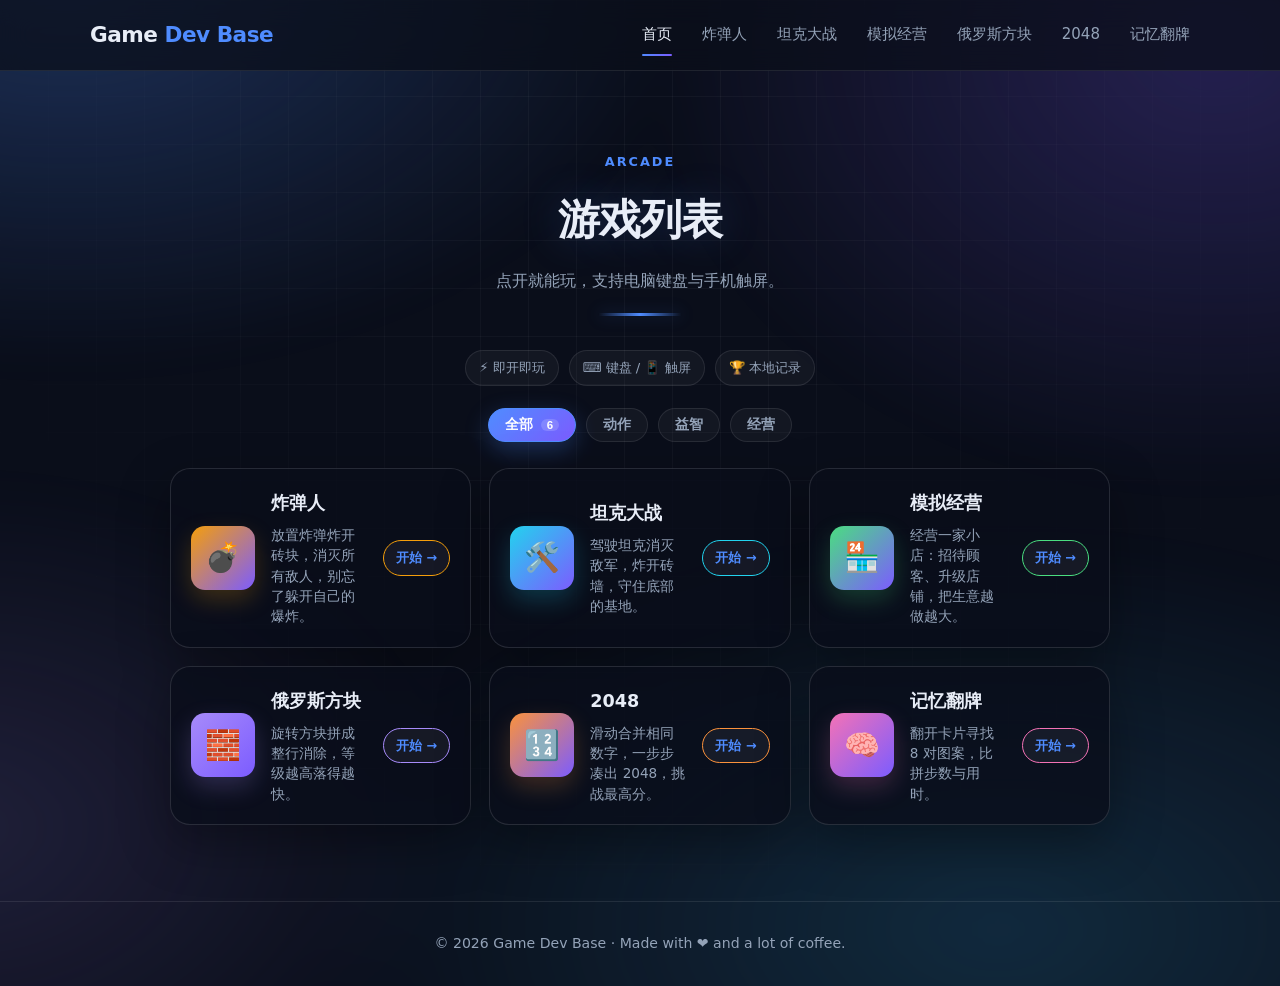
<file: index.html>
<!DOCTYPE html>
<html lang="zh-CN">
<head>
  <meta charset="UTF-8" />
  <meta name="viewport" content="width=device-width, initial-scale=1.0" />
  <title>游戏列表 · Game Dev Base</title>
  <meta name="description" content="炸弹人、坦克大战、模拟经营、俄罗斯方块、2048、记忆翻牌 —— 六款可以直接在浏览器里玩的小游戏。" />
  <meta name="theme-color" content="#0a0e1a" />
  <meta property="og:title" content="游戏列表 · Game Dev Base" />
  <meta property="og:description" content="几个可以直接在浏览器里玩的小游戏。" />
  <meta property="og:type" content="website" />
  <link rel="icon" href="data:image/svg+xml,%3Csvg xmlns='http://www.w3.org/2000/svg' viewBox='0 0 64 64'%3E%3Cdefs%3E%3ClinearGradient id='g' x1='0' y1='0' x2='1' y2='1'%3E%3Cstop stop-color='%234f8cff'/%3E%3Cstop offset='1' stop-color='%237c5cff'/%3E%3C/linearGradient%3E%3C/defs%3E%3Crect width='64' height='64' rx='16' fill='url(%23g)'/%3E%3Ctext x='32' y='43' font-family='Arial,sans-serif' font-size='30' font-weight='700' text-anchor='middle' fill='white'%3EGB%3C/text%3E%3C/svg%3E" />
  <link rel="stylesheet" href="style.css" />
</head>
<body>
  <div id="progress" aria-hidden="true"></div>

  <header>
    <div class="wrap">
      <nav aria-label="主导航">
        <a href="index.html" class="brand">Game<span> Dev Base</span></a>
        <button class="menu-btn" id="menuBtn" aria-label="展开菜单" aria-expanded="false">☰</button>
        <div class="nav-links" id="navLinks">
          <a href="index.html">首页</a>
          <a href="bomber.html">炸弹人</a>
          <a href="tank.html">坦克大战</a>
          <a href="sim.html">模拟经营</a>
          <a href="tetris.html">俄罗斯方块</a>
          <a href="g2048.html">2048</a>
          <a href="memory.html">记忆翻牌</a>
        </div>
      </nav>
    </div>
  </header>

  <main id="top">
    <section id="home" class="home">
      <div class="wrap">
        <div class="section-head reveal">
          <span class="eyebrow">Arcade</span>
          <h2>游戏列表</h2>
          <p class="section-sub">点开就能玩，支持电脑键盘与手机触屏。</p>
        </div>

        <div class="home-highlights reveal" aria-label="站点特色">
          <span>⚡ 即开即玩</span>
          <span>⌨️ 键盘 / 📱 触屏</span>
          <span>🏆 本地记录</span>
          <a id="resumeLink" class="resume-link" href="#" hidden>继续上次 →</a>
        </div>

        <div class="game-filters reveal" role="group" aria-label="按类型筛选游戏">
          <button type="button" class="active" data-filter="all" aria-pressed="true">全部 <small id="gameCount">6</small></button>
          <button type="button" data-filter="action" aria-pressed="false">动作</button>
          <button type="button" data-filter="puzzle" aria-pressed="false">益智</button>
          <button type="button" data-filter="biz" aria-pressed="false">经营</button>
        </div>

        <div class="game-list">
          <a class="game-card reveal" href="bomber.html" data-category="action">
            <div class="game-cover">💣</div>
            <div>
              <h3>炸弹人</h3>
              <p>放置炸弹炸开砖块，消灭所有敌人，别忘了躲开自己的爆炸。</p>
            </div>
            <span class="game-play">开始 →</span>
          </a>
          <a class="game-card reveal" href="tank.html" data-category="action">
            <div class="game-cover">🛠️</div>
            <div>
              <h3>坦克大战</h3>
              <p>驾驶坦克消灭敌军，炸开砖墙，守住底部的基地。</p>
            </div>
            <span class="game-play">开始 →</span>
          </a>
          <a class="game-card reveal" href="sim.html" data-category="biz">
            <div class="game-cover">🏪</div>
            <div>
              <h3>模拟经营</h3>
              <p>经营一家小店：招待顾客、升级店铺，把生意越做越大。</p>
            </div>
            <span class="game-play">开始 →</span>
          </a>
          <a class="game-card reveal" href="tetris.html" data-category="puzzle">
            <div class="game-cover">🧱</div>
            <div>
              <h3>俄罗斯方块</h3>
              <p>旋转方块拼成整行消除，等级越高落得越快。</p>
            </div>
            <span class="game-play">开始 →</span>
          </a>
          <a class="game-card reveal" href="g2048.html" data-category="puzzle">
            <div class="game-cover">🔢</div>
            <div>
              <h3>2048</h3>
              <p>滑动合并相同数字，一步步凑出 2048，挑战最高分。</p>
            </div>
            <span class="game-play">开始 →</span>
          </a>
          <a class="game-card reveal" href="memory.html" data-category="puzzle">
            <div class="game-cover">🧠</div>
            <div>
              <h3>记忆翻牌</h3>
              <p>翻开卡片寻找 8 对图案，比拼步数与用时。</p>
            </div>
            <span class="game-play">开始 →</span>
          </a>
        </div>
      </div>
    </section>
  </main>

  <footer>
    <div class="wrap">
      © <span id="year"></span> Game Dev Base · Made with ❤️ and a lot of coffee.
    </div>
  </footer>

  <button id="toTop" aria-label="回到顶部">↑</button>
  <script src="common.js" defer></script>
</body>
</html>
</file>
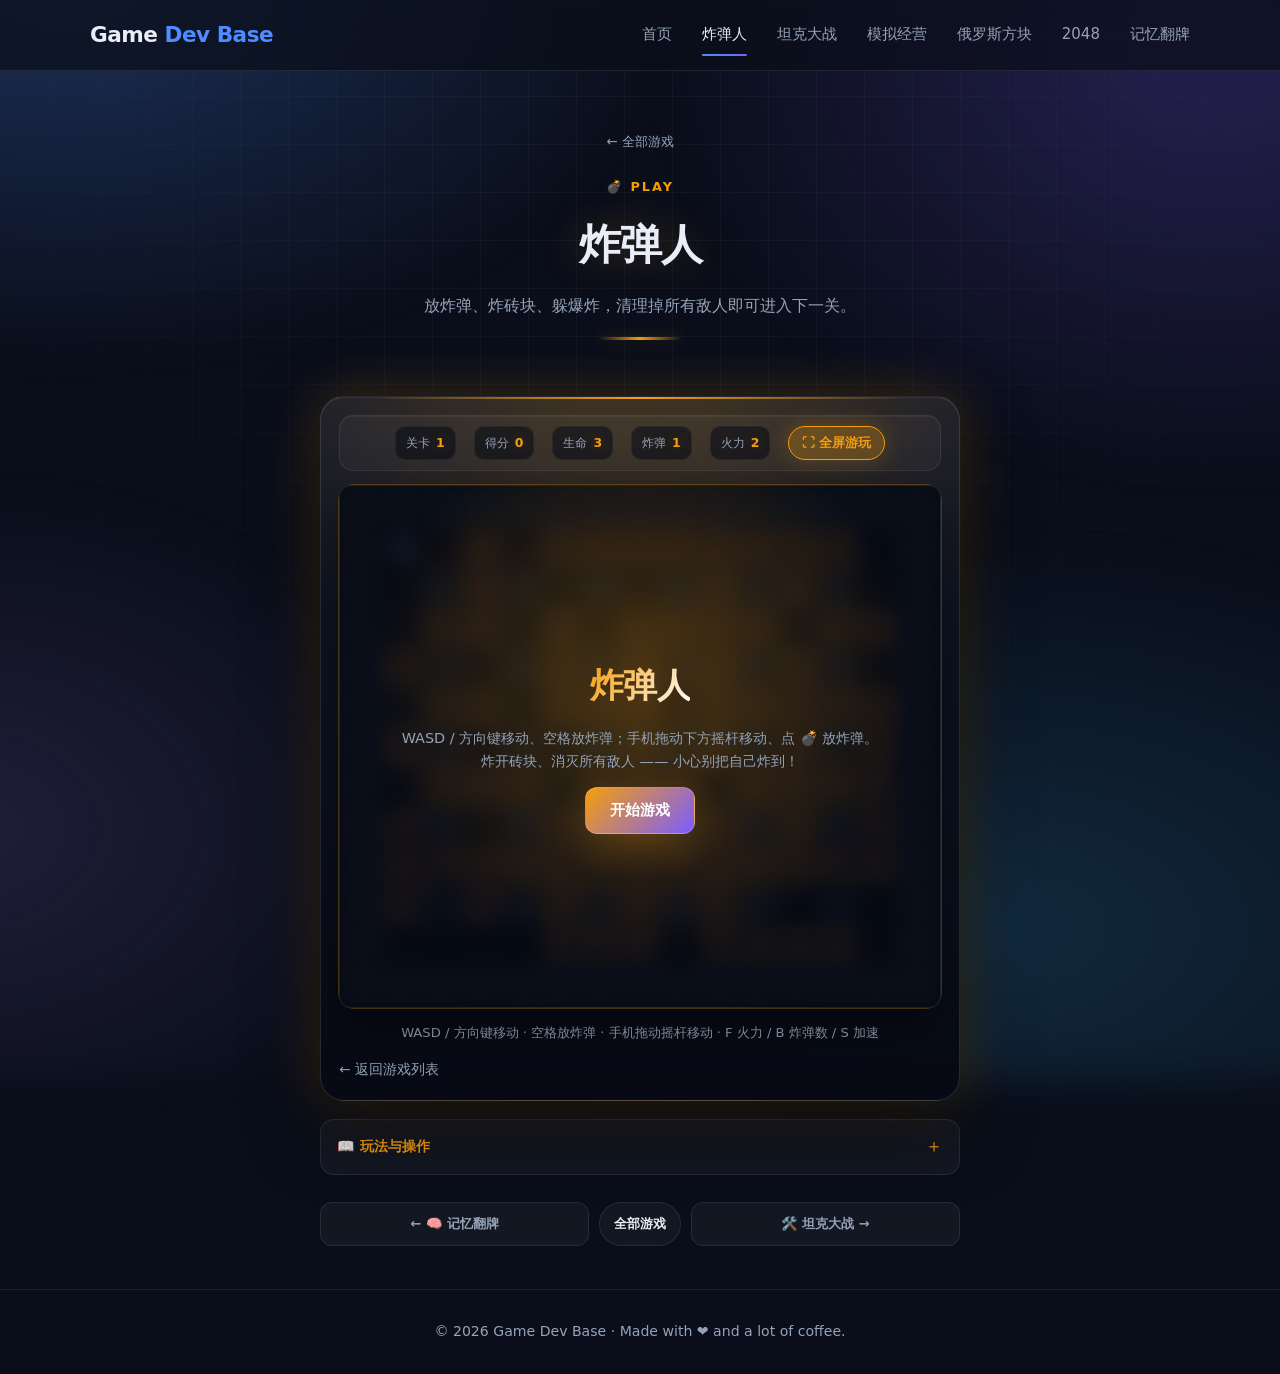
<file: bomber.html>
<!DOCTYPE html>
<html lang="zh-CN">
<head>
  <meta charset="UTF-8" />
  <meta name="viewport" content="width=device-width, initial-scale=1.0" />
  <title>炸弹人 · Game Dev Base</title>
  <meta name="description" content="在浏览器里玩炸弹人：放炸弹、炸砖块、躲爆炸，消灭所有敌人。" />
  <meta name="theme-color" content="#0a0e1a" />
  <link rel="icon" href="data:image/svg+xml,%3Csvg xmlns='http://www.w3.org/2000/svg' viewBox='0 0 64 64'%3E%3Crect width='64' height='64' rx='16' fill='%234f8cff'/%3E%3Ctext x='32' y='44' font-family='Arial' font-size='32' text-anchor='middle' fill='white'%3E💣%3C/text%3E%3C/svg%3E" />
  <link rel="stylesheet" href="style.css" />
</head>
<body>
  <div id="progress" aria-hidden="true"></div>

  <header>
    <div class="wrap">
      <nav aria-label="主导航">
        <a href="index.html" class="brand">Game<span> Dev Base</span></a>
        <button class="menu-btn" id="menuBtn" aria-label="展开菜单" aria-expanded="false">☰</button>
        <div class="nav-links" id="navLinks">
          <a href="index.html">首页</a>
          <a href="bomber.html">炸弹人</a>
          <a href="tank.html">坦克大战</a>
          <a href="sim.html">模拟经营</a>
          <a href="tetris.html">俄罗斯方块</a>
          <a href="g2048.html">2048</a>
          <a href="memory.html">记忆翻牌</a>
        </div>
      </nav>
    </div>
  </header>

  <main id="top">
    <section id="game">
      <div class="wrap">
        <div class="section-head reveal">
          <span class="eyebrow">Play</span>
          <h2>炸弹人</h2>
          <p class="section-sub">放炸弹、炸砖块、躲爆炸，清理掉所有敌人即可进入下一关。</p>
        </div>
        <div class="game-shell reveal" id="gameShell">
          <button type="button" class="game-quit" id="quitFs" aria-label="退出全屏">✕</button>
          <div class="game-hud">
            <span>关卡 <b id="gLevel">1</b></span>
            <span>得分 <b id="gScore">0</b></span>
            <span>生命 <b id="gLives">3</b></span>
            <span>炸弹 <b id="gBomb">1</b></span>
            <span>火力 <b id="gFire">2</b></span>
            <button type="button" class="game-fs-btn" id="fsBtn">⛶ 全屏游玩</button>
          </div>
          <div class="game-stage">
            <canvas id="gameCanvas" width="480" height="416" tabindex="0" aria-label="炸弹人游戏画面"></canvas>
            <div class="game-overlay show" id="gameOverlay">
              <strong id="overlayTitle">炸弹人</strong>
              <span id="overlayText">WASD / 方向键移动、空格放炸弹；手机拖动下方摇杆移动、点 💣 放炸弹。炸开砖块、消灭所有敌人 —— 小心别把自己炸到！</span>
              <button class="btn btn-primary" id="overlayBtn">开始游戏</button>
            </div>
          </div>
          <div class="game-touch">
            <div class="joystick" id="bomberJoystick" data-joystick role="application" aria-label="虚拟摇杆：拖动移动">
              <span class="joystick-hint">拖动移动</span>
              <div class="joystick-knob"></div>
            </div>
            <button type="button" class="bomb-btn" id="touchBomb">💣 放炸弹</button>
          </div>
          <p class="game-help">WASD / 方向键移动 · 空格放炸弹 · 手机拖动摇杆移动 · F 火力 / B 炸弹数 / S 加速</p>
          <a class="game-back" href="index.html">← 返回游戏列表</a>
        </div>
      </div>
    </section>
  </main>

  <footer>
    <div class="wrap">
      © <span id="year"></span> Game Dev Base · Made with ❤️ and a lot of coffee.
    </div>
  </footer>

  <button id="toTop" aria-label="回到顶部">↑</button>
  <script src="common.js" defer></script>
  <script src="bomber.js" defer></script>
</body>
</html>
</file>
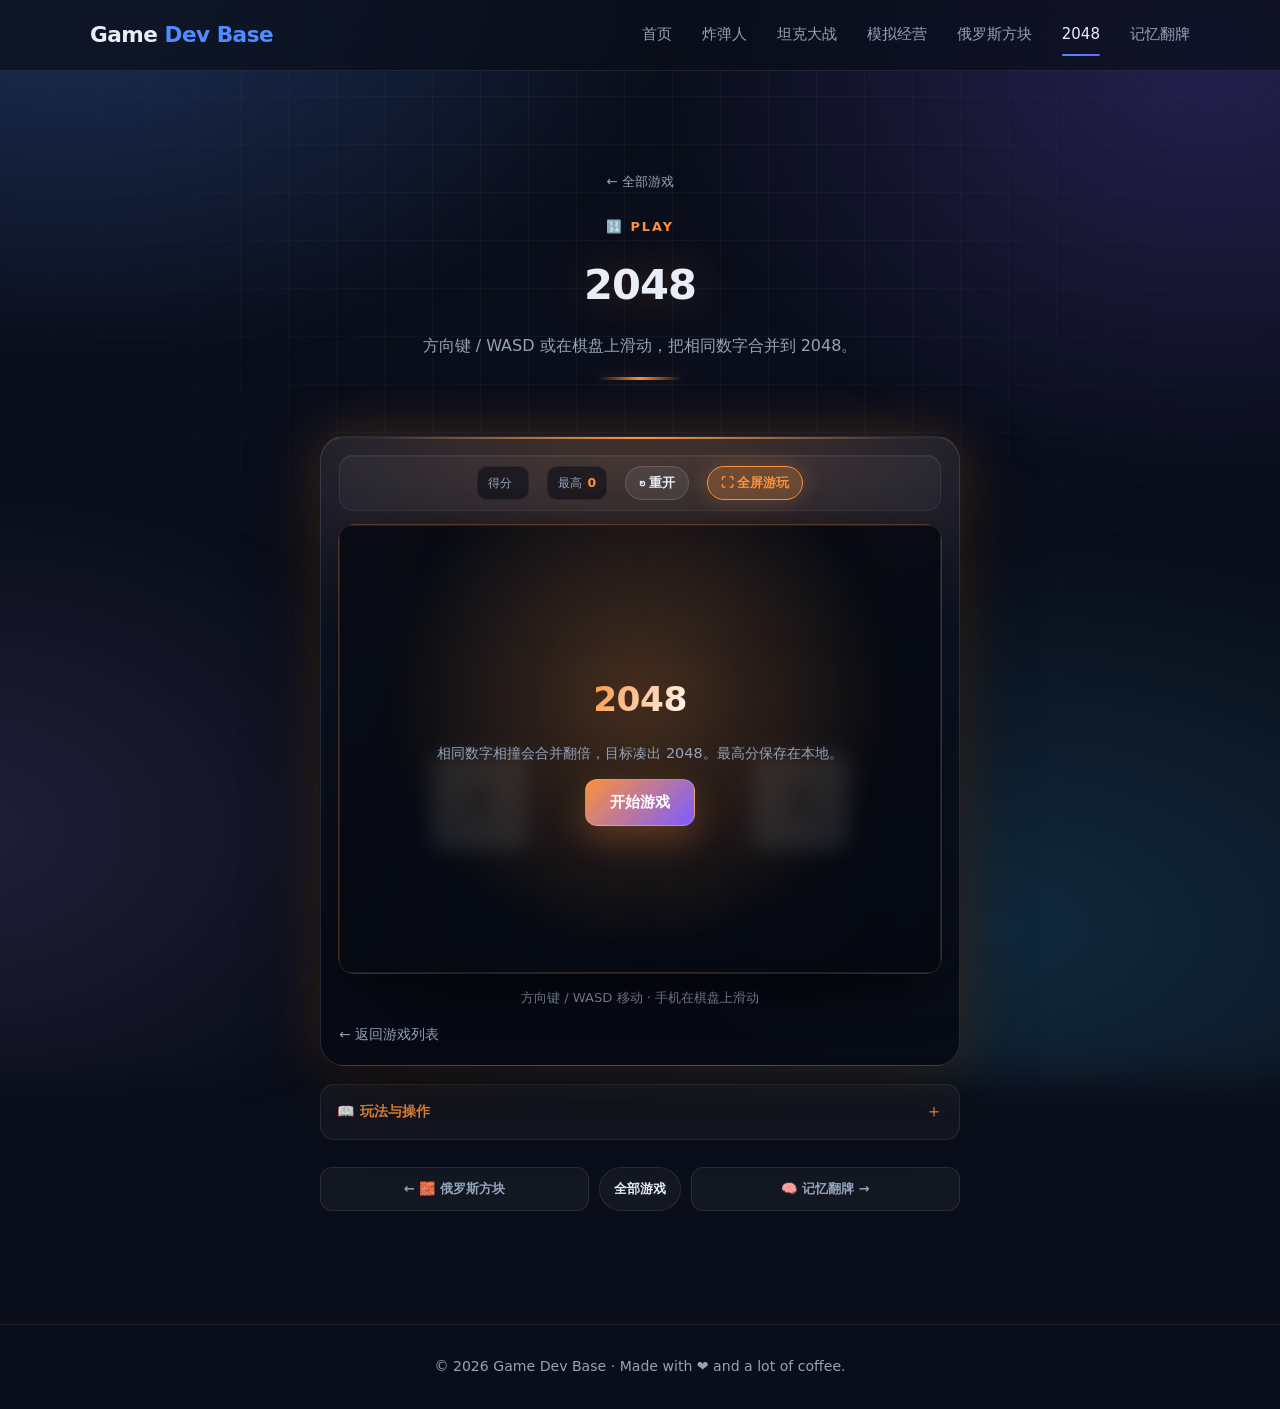
<file: g2048.html>
<!DOCTYPE html>
<html lang="zh-CN">
<head>
  <meta charset="UTF-8" />
  <meta name="viewport" content="width=device-width, initial-scale=1.0" />
  <title>2048 · Game Dev Base</title>
  <meta name="description" content="在浏览器里玩 2048：方向键或滑动合并数字，挑战最高分。" />
  <meta name="theme-color" content="#0a0e1a" />
  <link rel="icon" href="data:image/svg+xml,%3Csvg xmlns='http://www.w3.org/2000/svg' viewBox='0 0 64 64'%3E%3Crect width='64' height='64' rx='16' fill='%23f59e0b'/%3E%3Ctext x='32' y='44' font-family='Arial' font-size='28' font-weight='700' text-anchor='middle' fill='white'%3E2048%3C/text%3E%3C/svg%3E" />
  <link rel="stylesheet" href="style.css" />
</head>
<body>
  <div id="progress" aria-hidden="true"></div>

  <header>
    <div class="wrap">
      <nav aria-label="主导航">
        <a href="index.html" class="brand">Game<span> Dev Base</span></a>
        <button class="menu-btn" id="menuBtn" aria-label="展开菜单" aria-expanded="false">☰</button>
        <div class="nav-links" id="navLinks">
          <a href="index.html">首页</a>
          <a href="bomber.html">炸弹人</a>
          <a href="tank.html">坦克大战</a>
          <a href="sim.html">模拟经营</a>
          <a href="tetris.html">俄罗斯方块</a>
          <a href="g2048.html">2048</a>
          <a href="memory.html">记忆翻牌</a>
        </div>
      </nav>
    </div>
  </header>

  <main id="top">
    <section id="g2048">
      <div class="wrap">
        <div class="section-head reveal">
          <span class="eyebrow">Play</span>
          <h2>2048</h2>
          <p class="section-sub">方向键 / WASD 或在棋盘上滑动，把相同数字合并到 2048。</p>
        </div>
        <div class="game-shell reveal" id="g2048Shell">
          <button type="button" class="game-quit" aria-label="退出全屏">✕</button>
          <div class="game-hud">
            <span>得分 <b id="g2048Score">0</b></span>
            <span>最高 <b id="g2048Best">0</b></span>
            <button type="button" id="g2048Restart">↻ 重开</button>
            <button type="button" class="game-fs-btn">⛶ 全屏游玩</button>
          </div>
          <div class="game-stage">
            <div class="board2048" id="board2048" role="grid" aria-label="2048 棋盘"></div>
            <div class="game-overlay show" id="g2048Overlay">
              <strong id="g2048OverlayTitle">2048</strong>
              <span id="g2048OverlayText">相同数字相撞会合并翻倍，目标凑出 2048。最高分保存在本地。</span>
              <button class="btn btn-primary" id="g2048OverlayBtn">开始游戏</button>
            </div>
          </div>
          <p class="game-help">方向键 / WASD 移动 · 手机在棋盘上滑动</p>
          <a class="game-back" href="index.html">← 返回游戏列表</a>
        </div>
      </div>
    </section>
  </main>

  <footer>
    <div class="wrap">
      © <span id="year"></span> Game Dev Base · Made with ❤️ and a lot of coffee.
    </div>
  </footer>

  <button id="toTop" aria-label="回到顶部">↑</button>
  <script src="common.js" defer></script>
  <script src="game2048.js" defer></script>
</body>
</html>
</file>
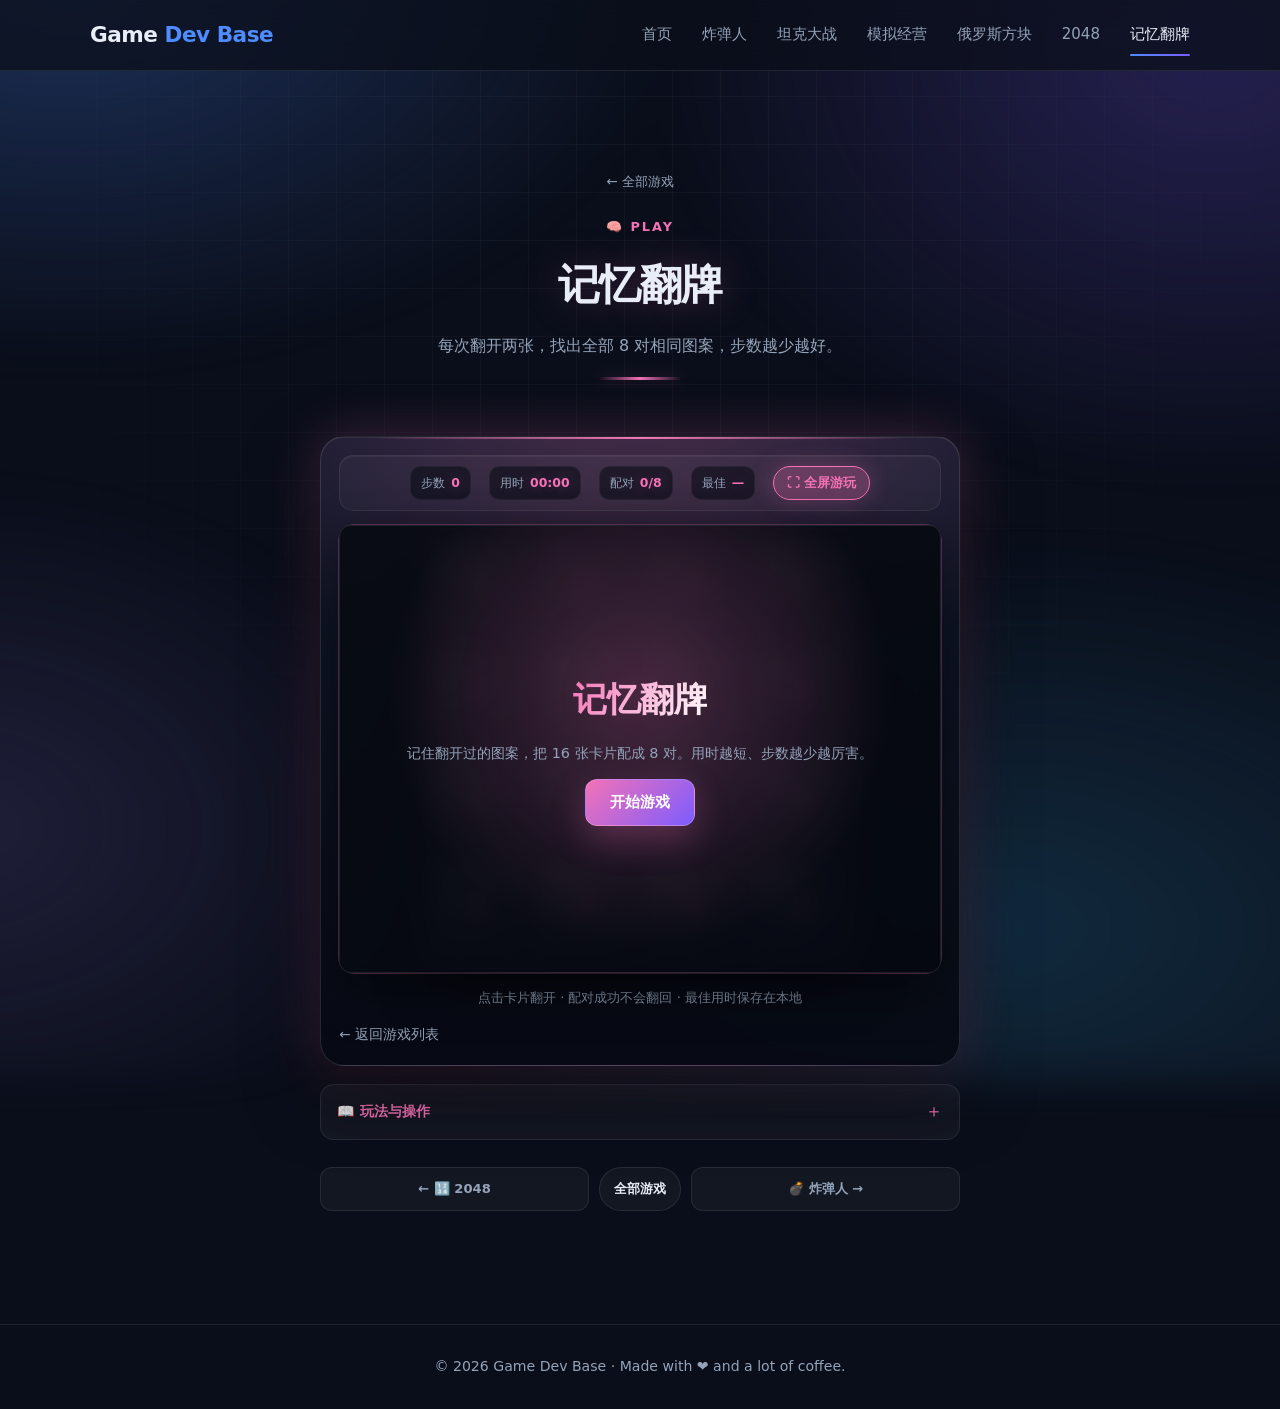
<file: memory.html>
<!DOCTYPE html>
<html lang="zh-CN">
<head>
  <meta charset="UTF-8" />
  <meta name="viewport" content="width=device-width, initial-scale=1.0" />
  <title>记忆翻牌 · Game Dev Base</title>
  <meta name="description" content="在浏览器里玩记忆翻牌：翻开卡片找到全部 8 对，挑战最少步数。" />
  <meta name="theme-color" content="#0a0e1a" />
  <link rel="icon" href="data:image/svg+xml,%3Csvg xmlns='http://www.w3.org/2000/svg' viewBox='0 0 64 64'%3E%3Crect width='64' height='64' rx='16' fill='%23ec4899'/%3E%3Ctext x='32' y='44' font-family='Arial' font-size='32' text-anchor='middle' fill='white'%3E🧠%3C/text%3E%3C/svg%3E" />
  <link rel="stylesheet" href="style.css" />
</head>
<body>
  <div id="progress" aria-hidden="true"></div>

  <header>
    <div class="wrap">
      <nav aria-label="主导航">
        <a href="index.html" class="brand">Game<span> Dev Base</span></a>
        <button class="menu-btn" id="menuBtn" aria-label="展开菜单" aria-expanded="false">☰</button>
        <div class="nav-links" id="navLinks">
          <a href="index.html">首页</a>
          <a href="bomber.html">炸弹人</a>
          <a href="tank.html">坦克大战</a>
          <a href="sim.html">模拟经营</a>
          <a href="tetris.html">俄罗斯方块</a>
          <a href="g2048.html">2048</a>
          <a href="memory.html">记忆翻牌</a>
        </div>
      </nav>
    </div>
  </header>

  <main id="top">
    <section id="memory">
      <div class="wrap">
        <div class="section-head reveal">
          <span class="eyebrow">Play</span>
          <h2>记忆翻牌</h2>
          <p class="section-sub">每次翻开两张，找出全部 8 对相同图案，步数越少越好。</p>
        </div>
        <div class="game-shell reveal" id="memoryShell">
          <button type="button" class="game-quit" aria-label="退出全屏">✕</button>
          <div class="game-hud">
            <span>步数 <b id="memoryMoves">0</b></span>
            <span>用时 <b id="memoryTime">00:00</b></span>
            <span>配对 <b id="memoryMatched">0/8</b></span>
            <span>最佳 <b id="memoryBest">—</b></span>
            <button type="button" class="game-fs-btn">⛶ 全屏游玩</button>
          </div>
          <div class="game-stage">
            <div class="memory-grid" id="memoryBoard" role="grid" aria-label="记忆翻牌棋盘"></div>
            <div class="game-overlay show" id="memoryOverlay">
              <strong id="memoryOverlayTitle">记忆翻牌</strong>
              <span id="memoryOverlayText">记住翻开过的图案，把 16 张卡片配成 8 对。用时越短、步数越少越厉害。</span>
              <button class="btn btn-primary" id="memoryOverlayBtn">开始游戏</button>
            </div>
          </div>
          <p class="game-help">点击卡片翻开 · 配对成功不会翻回 · 最佳用时保存在本地</p>
          <a class="game-back" href="index.html">← 返回游戏列表</a>
        </div>
      </div>
    </section>
  </main>

  <footer>
    <div class="wrap">
      © <span id="year"></span> Game Dev Base · Made with ❤️ and a lot of coffee.
    </div>
  </footer>

  <button id="toTop" aria-hidden="true">↑</button>
  <script src="common.js" defer></script>
  <script src="memory.js" defer></script>
</body>
</html>
</file>
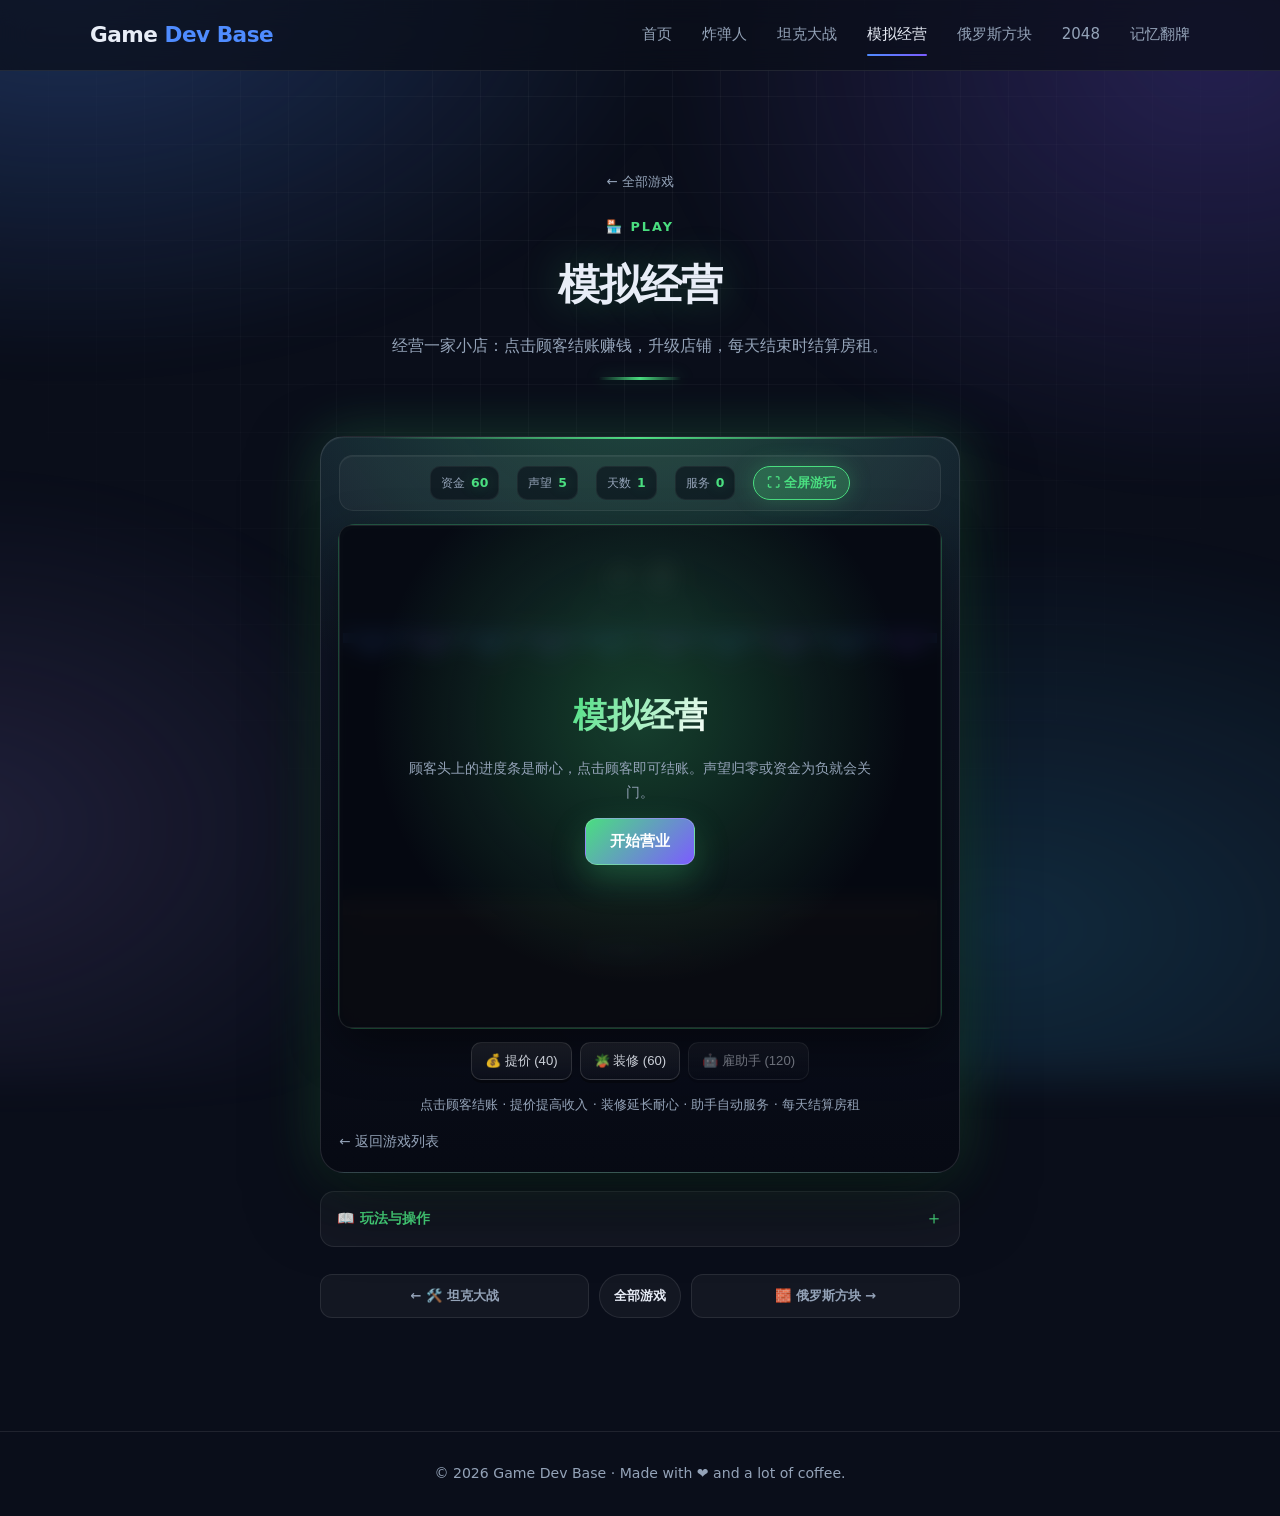
<file: sim.html>
﻿<!DOCTYPE html>
<html lang="zh-CN">
<head>
  <meta charset="UTF-8" />
  <meta name="viewport" content="width=device-width, initial-scale=1.0" />
  <title>模拟经营 · Game Dev Base</title>
  <meta name="description" content="在浏览器里经营一家小店：招待顾客、升级店铺、每天结算房租。" />
  <meta name="theme-color" content="#0a0e1a" />
  <link rel="icon" href="data:image/svg+xml,%3Csvg xmlns='http://www.w3.org/2000/svg' viewBox='0 0 64 64'%3E%3Crect width='64' height='64' rx='16' fill='%23eab308'/%3E%3Ctext x='32' y='44' font-family='Arial' font-size='32' text-anchor='middle' fill='white'%3E🏪%3C/text%3E%3C/svg%3E" />
  <link rel="stylesheet" href="style.css" />
</head>
<body>
  <div id="progress" aria-hidden="true"></div>

  <header>
    <div class="wrap">
      <nav aria-label="主导航">
        <a href="index.html" class="brand">Game<span> Dev Base</span></a>
        <button class="menu-btn" id="menuBtn" aria-label="展开菜单" aria-expanded="false">☰</button>
        <div class="nav-links" id="navLinks">
          <a href="index.html">首页</a>
          <a href="bomber.html">炸弹人</a>
          <a href="tank.html">坦克大战</a>
          <a href="sim.html">模拟经营</a>
          <a href="tetris.html">俄罗斯方块</a>
          <a href="g2048.html">2048</a>
          <a href="memory.html">记忆翻牌</a>
        </div>
      </nav>
    </div>
  </header>

  <main id="top">
    <section id="sim">
      <div class="wrap">
        <div class="section-head reveal">
          <span class="eyebrow">Play</span>
          <h2>模拟经营</h2>
          <p class="section-sub">经营一家小店：点击顾客结账赚钱，升级店铺，每天结束时结算房租。</p>
        </div>
        <div class="game-shell reveal" id="simShell">
          <button type="button" class="game-quit" aria-label="退出全屏">✕</button>
          <div class="game-hud">
            <span>资金 <b id="simMoney">60</b></span>
            <span>声望 <b id="simRep">5</b></span>
            <span>天数 <b id="simDay">1</b></span>
            <span>服务 <b id="simServed">0</b></span>
            <button type="button" class="game-fs-btn">⛶ 全屏游玩</button>
          </div>
          <div class="game-stage">
            <canvas id="simCanvas" width="480" height="400" tabindex="0" aria-label="模拟经营游戏画面"></canvas>
            <div class="game-overlay show" id="simOverlay">
              <strong id="simOverlayTitle">模拟经营</strong>
              <span id="simOverlayText">顾客头上的进度条是耐心，点击顾客即可结账。声望归零或资金为负就会关门。</span>
              <button class="btn btn-primary" id="simOverlayBtn">开始营业</button>
            </div>
          </div>
          <div class="sim-upgrades">
            <button type="button" id="upPrice">💰 提价 (40)</button>
            <button type="button" id="upDecor">🪴 装修 (60)</button>
            <button type="button" id="upHelper">🤖 雇助手 (120)</button>
          </div>
          <p class="game-help">点击顾客结账 · 提价提高收入 · 装修延长耐心 · 助手自动服务 · 每天结算房租</p>
          <a class="game-back" href="index.html">← 返回游戏列表</a>
        </div>
      </div>
    </section>
  </main>

  <footer>
    <div class="wrap">
      © <span id="year"></span> Game Dev Base · Made with ❤️ and a lot of coffee.
    </div>
  </footer>

  <button id="toTop" aria-label="回到顶部">↑</button>
  <script src="common.js" defer></script>
  <script src="sim.js" defer></script>
</body>
</html>
</file>
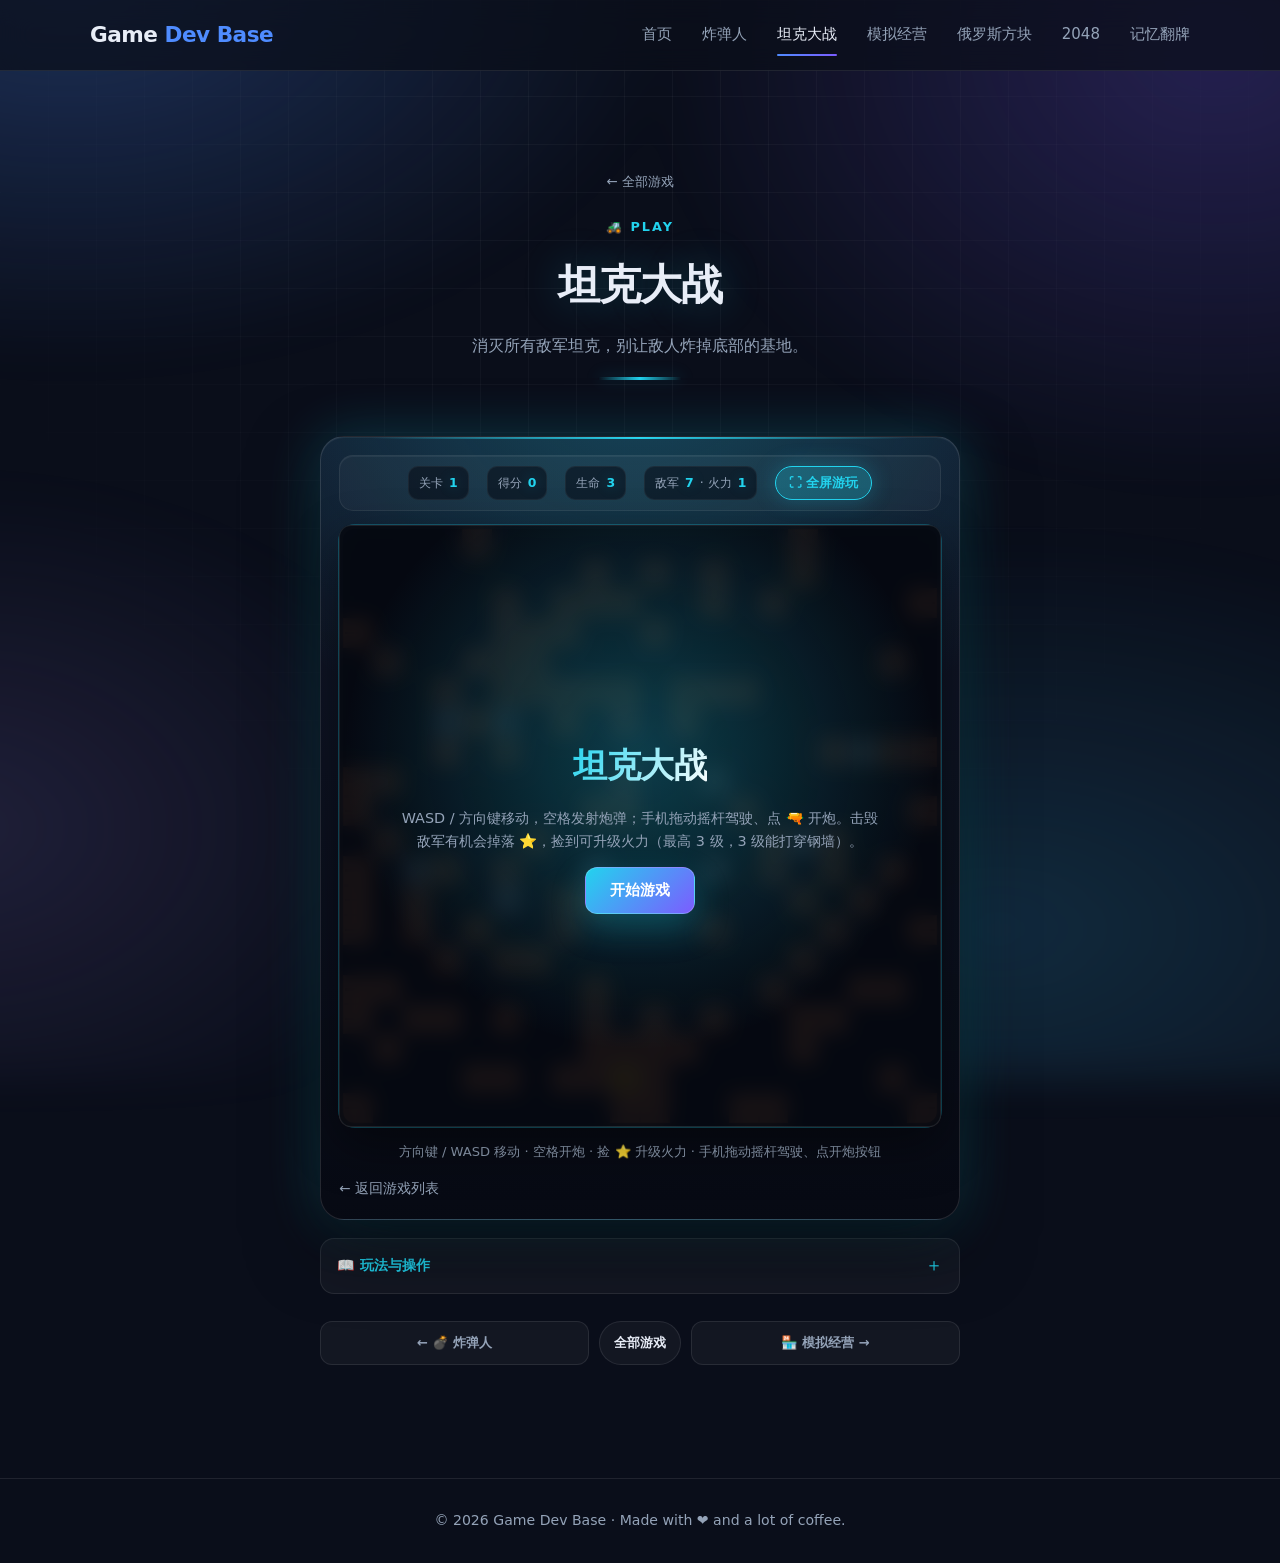
<file: tank.html>
<!DOCTYPE html>
<html lang="zh-CN">
<head>
  <meta charset="UTF-8" />
  <meta name="viewport" content="width=device-width, initial-scale=1.0" />
  <title>坦克大战 · Game Dev Base</title>
  <meta name="description" content="在浏览器里玩坦克大战：消灭敌军，炸开砖墙，守住基地。" />
  <meta name="theme-color" content="#0a0e1a" />
  <link rel="icon" href="data:image/svg+xml,%3Csvg xmlns='http://www.w3.org/2000/svg' viewBox='0 0 64 64'%3E%3Crect width='64' height='64' rx='16' fill='%2322c55e'/%3E%3Ctext x='32' y='44' font-family='Arial' font-size='32' text-anchor='middle' fill='white'%3E🛠️%3C/text%3E%3C/svg%3E" />
  <link rel="stylesheet" href="style.css" />
</head>
<body>
  <div id="progress" aria-hidden="true"></div>

  <header>
    <div class="wrap">
      <nav aria-label="主导航">
        <a href="index.html" class="brand">Game<span> Dev Base</span></a>
        <button class="menu-btn" id="menuBtn" aria-label="展开菜单" aria-expanded="false">☰</button>
        <div class="nav-links" id="navLinks">
          <a href="index.html">首页</a>
          <a href="bomber.html">炸弹人</a>
          <a href="tank.html">坦克大战</a>
          <a href="sim.html">模拟经营</a>
          <a href="tetris.html">俄罗斯方块</a>
          <a href="g2048.html">2048</a>
          <a href="memory.html">记忆翻牌</a>
        </div>
      </nav>
    </div>
  </header>

  <main id="top">
    <section id="tank">
      <div class="wrap">
        <div class="section-head reveal">
          <span class="eyebrow">Play</span>
          <h2>坦克大战</h2>
          <p class="section-sub">消灭所有敌军坦克，别让敌人炸掉底部的基地。</p>
        </div>
        <div class="game-shell reveal" id="tankShell">
          <button type="button" class="game-quit" aria-label="退出全屏">✕</button>
          <div class="game-hud">
            <span>关卡 <b id="tankLevel">1</b></span>
            <span>得分 <b id="tankScore">0</b></span>
            <span>生命 <b id="tankLives">3</b></span>
            <span>敌军 <b id="tankLeft">7</b> · 火力 <b id="tankPower">1</b></span>
            <button type="button" class="game-fs-btn">⛶ 全屏游玩</button>
          </div>
          <div class="game-stage">
            <canvas id="tankCanvas" width="480" height="480" tabindex="0" aria-label="坦克大战游戏画面"></canvas>
            <div class="game-overlay show" id="tankOverlay">
              <strong id="tankOverlayTitle">坦克大战</strong>
              <span id="tankOverlayText">WASD / 方向键移动，空格发射炮弹；手机拖动摇杆驾驶、点 🔫 开炮。击毁敌军有机会掉落 ⭐，捡到可升级火力（最高 3 级，3 级能打穿钢墙）。</span>
              <button class="btn btn-primary" id="tankOverlayBtn">开始游戏</button>
            </div>
          </div>
          <div class="game-touch">
            <div class="joystick" id="tankJoystick" data-joystick role="application" aria-label="虚拟摇杆：拖动驾驶">
              <span class="joystick-hint">拖动驾驶</span>
              <div class="joystick-knob"></div>
            </div>
            <button type="button" class="bomb-btn" id="tankFire">🔫 开炮</button>
          </div>
          <p class="game-help">方向键 / WASD 移动 · 空格开炮 · 捡 ⭐ 升级火力 · 手机拖动摇杆驾驶、点开炮按钮</p>
          <a class="game-back" href="index.html">← 返回游戏列表</a>
        </div>
      </div>
    </section>
  </main>

  <footer>
    <div class="wrap">
      © <span id="year"></span> Game Dev Base · Made with ❤️ and a lot of coffee.
    </div>
  </footer>

  <button id="toTop" aria-label="回到顶部">↑</button>
  <script src="common.js" defer></script>
  <script src="tank.js" defer></script>
</body>
</html>
</file>
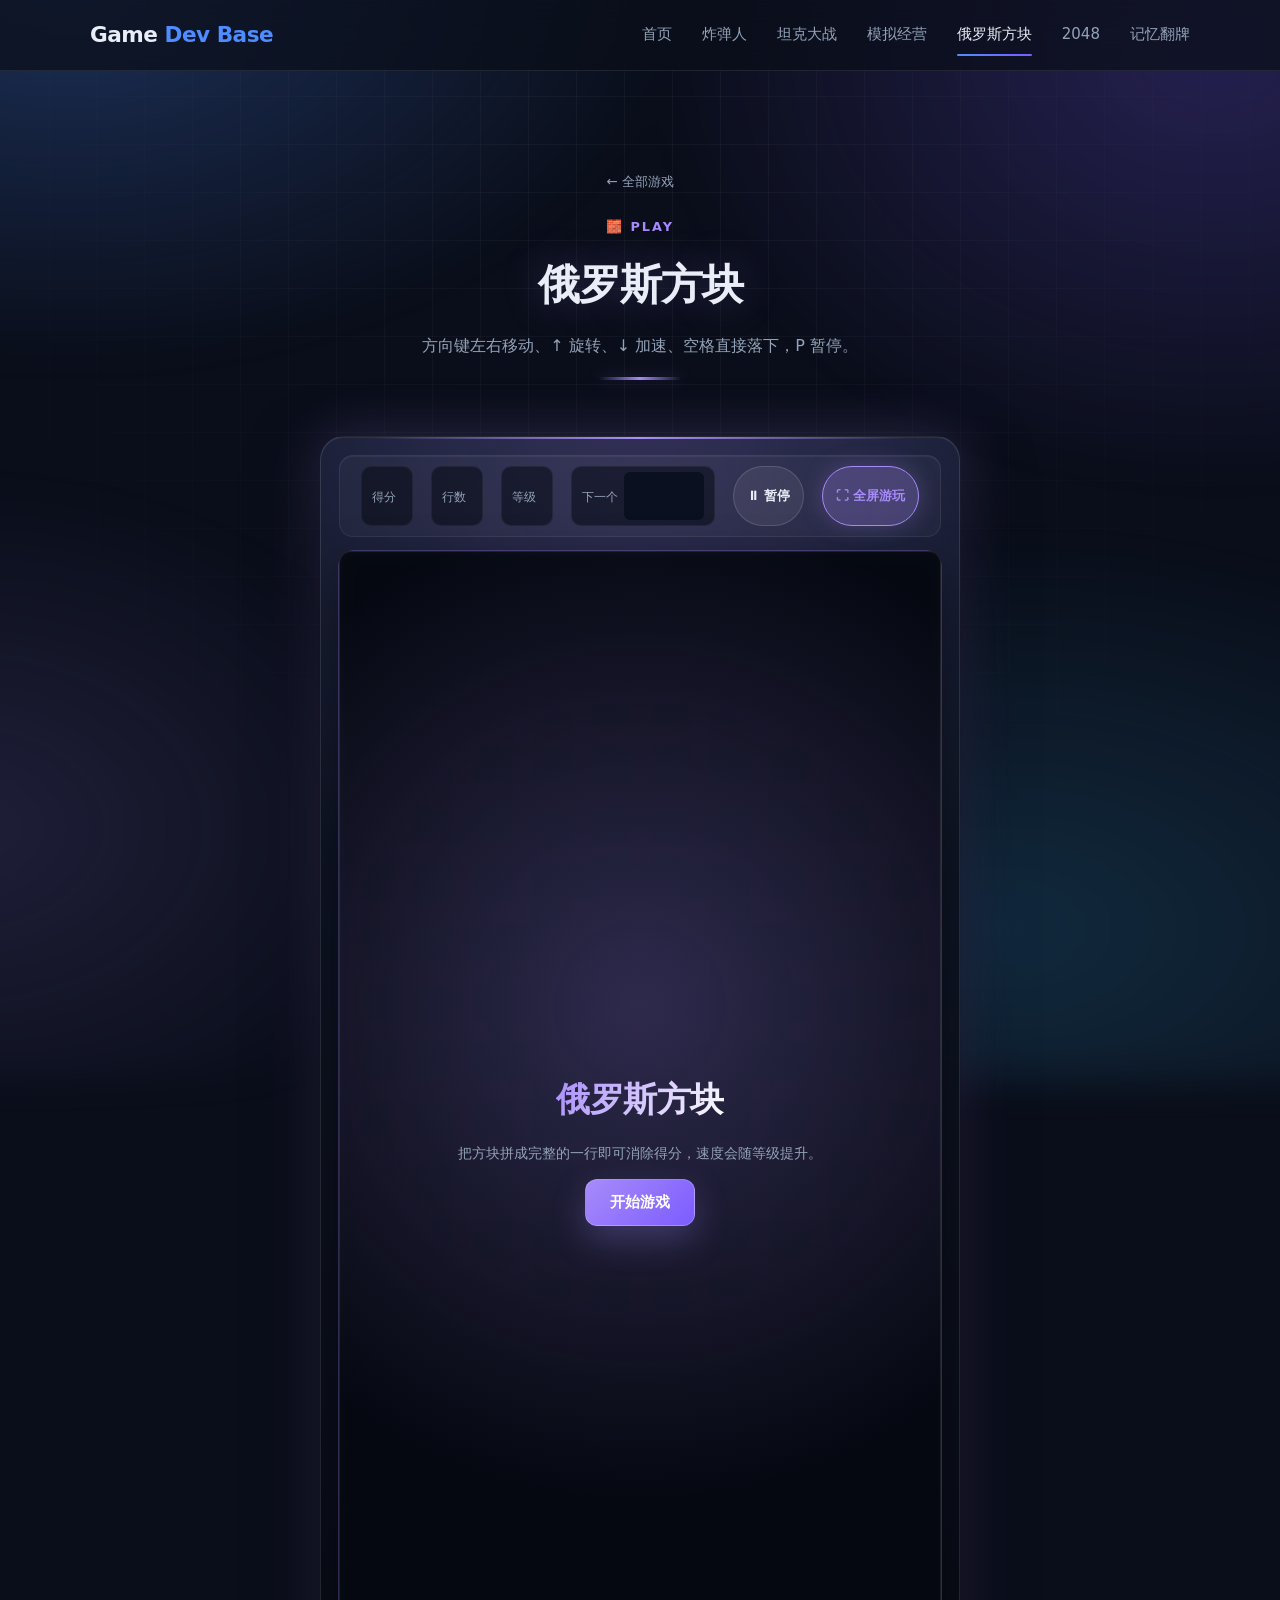
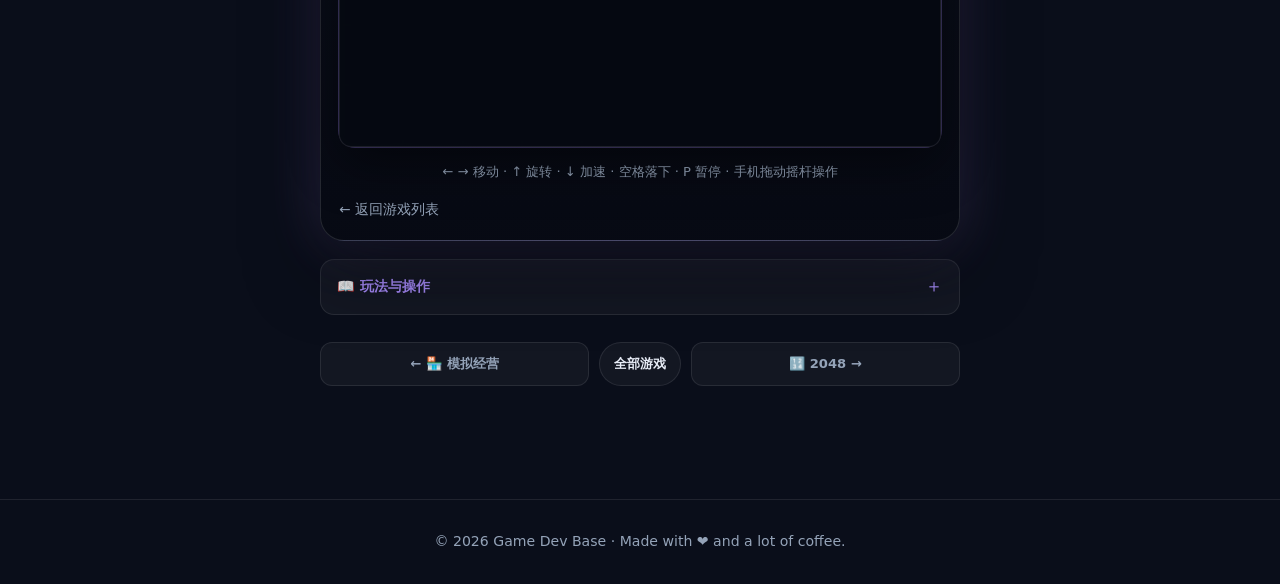
<file: tetris.html>
<!DOCTYPE html>
<html lang="zh-CN">
<head>
  <meta charset="UTF-8" />
  <meta name="viewport" content="width=device-width, initial-scale=1.0" />
  <title>俄罗斯方块 · Game Dev Base</title>
  <meta name="description" content="在浏览器里玩俄罗斯方块：旋转、消行、升级，挑战最高分。" />
  <meta name="theme-color" content="#0a0e1a" />
  <link rel="icon" href="data:image/svg+xml,%3Csvg xmlns='http://www.w3.org/2000/svg' viewBox='0 0 64 64'%3E%3Crect width='64' height='64' rx='16' fill='%230ea5e9'/%3E%3Ctext x='32' y='44' font-family='Arial' font-size='32' text-anchor='middle' fill='white'%3E🧱%3C/text%3E%3C/svg%3E" />
  <link rel="stylesheet" href="style.css" />
</head>
<body>
  <div id="progress" aria-hidden="true"></div>

  <header>
    <div class="wrap">
      <nav aria-label="主导航">
        <a href="index.html" class="brand">Game<span> Dev Base</span></a>
        <button class="menu-btn" id="menuBtn" aria-label="展开菜单" aria-expanded="false">☰</button>
        <div class="nav-links" id="navLinks">
          <a href="index.html">首页</a>
          <a href="bomber.html">炸弹人</a>
          <a href="tank.html">坦克大战</a>
          <a href="sim.html">模拟经营</a>
          <a href="tetris.html">俄罗斯方块</a>
          <a href="g2048.html">2048</a>
          <a href="memory.html">记忆翻牌</a>
        </div>
      </nav>
    </div>
  </header>

  <main id="top">
    <section id="tetris">
      <div class="wrap">
        <div class="section-head reveal">
          <span class="eyebrow">Play</span>
          <h2>俄罗斯方块</h2>
          <p class="section-sub">方向键左右移动、↑ 旋转、↓ 加速、空格直接落下，P 暂停。</p>
        </div>
        <div class="game-shell reveal" id="tetrisShell">
          <button type="button" class="game-quit" aria-label="退出全屏">✕</button>
          <div class="game-hud">
            <span>得分 <b id="tetrisScore">0</b></span>
            <span>行数 <b id="tetrisLines">0</b></span>
            <span>等级 <b id="tetrisLevel">1</b></span>
            <span class="next-label">下一个 <canvas id="tetrisNext" width="100" height="60" aria-label="下一个方块预览"></canvas></span>
            <button type="button" id="tetrisPause">⏸ 暂停</button>
            <button type="button" class="game-fs-btn">⛶ 全屏游玩</button>
          </div>
          <div class="game-stage">
            <canvas id="tetrisCanvas" width="300" height="600" tabindex="0" aria-label="俄罗斯方块游戏画面"></canvas>
            <div class="game-overlay show" id="tetrisOverlay">
              <strong id="tetrisOverlayTitle">俄罗斯方块</strong>
              <span id="tetrisOverlayText">把方块拼成完整的一行即可消除得分，速度会随等级提升。</span>
              <button class="btn btn-primary" id="tetrisOverlayBtn">开始游戏</button>
            </div>
          </div>
          <div class="game-touch">
            <div class="joystick" id="tetrisJoystick" data-joystick role="application" aria-label="虚拟摇杆：左右移动、上旋转、下加速">
              <span class="joystick-hint">左右 · 上旋 · 下加速</span>
              <div class="joystick-knob"></div>
            </div>
            <button type="button" class="bomb-btn" data-act="drop">⬇ 落下</button>
          </div>
          <p class="game-help">← → 移动 · ↑ 旋转 · ↓ 加速 · 空格落下 · P 暂停 · 手机拖动摇杆操作</p>
          <a class="game-back" href="index.html">← 返回游戏列表</a>
        </div>
      </div>
    </section>
  </main>

  <footer>
    <div class="wrap">
      © <span id="year"></span> Game Dev Base · Made with ❤️ and a lot of coffee.
    </div>
  </footer>

  <button id="toTop" aria-label="回到顶部">↑</button>
  <script src="common.js" defer></script>
  <script src="tetris.js" defer></script>
</body>
</html>
</file>
<file: style.css>
/* ============ 主题变量（改这里即可全局换色） ============ */
    :root {
      --bg: #0a0e1a;
      --bg-soft: #111827;
      --surface: rgba(255, 255, 255, 0.04);
      --surface-hover: rgba(255, 255, 255, 0.07);
      --border: rgba(255, 255, 255, 0.09);
      --text: #e8edf7;
      --muted: #94a3b8;
      --accent: #4f8cff;
      --accent-2: #7c5cff;
      --gradient: linear-gradient(135deg, #4f8cff, #7c5cff);
      --radius: 18px;
      --maxw: 1100px;
      --shadow: 0 18px 50px rgba(0, 0, 0, 0.35);
    }

    * { box-sizing: border-box; margin: 0; padding: 0; }
    html { scroll-behavior: smooth; scroll-padding-top: 90px; }
    body {
      font-family: -apple-system, BlinkMacSystemFont, "Segoe UI", "PingFang SC",
        "Hiragino Sans GB", "Microsoft YaHei", system-ui, sans-serif;
      background: var(--bg);
      color: var(--text);
      line-height: 1.7;
      -webkit-font-smoothing: antialiased;
      overflow-x: hidden;
    }
    /* 背景：缓慢流动的极光渐变 + 淡网格纹理，全部由 CSS 绘制 */
    body::before {
      content: "";
      position: fixed;
      inset: -20%;
      z-index: -2;
      background:
        radial-gradient(50% 45% at 18% 12%, rgba(79, 140, 255, 0.28), transparent 70%),
        radial-gradient(45% 50% at 82% 18%, rgba(124, 92, 255, 0.24), transparent 70%),
        radial-gradient(55% 45% at 70% 88%, rgba(56, 189, 248, 0.16), transparent 70%),
        radial-gradient(40% 40% at 12% 80%, rgba(167, 139, 250, 0.14), transparent 70%);
      filter: blur(20px);
      animation: aurora 22s ease-in-out infinite alternate;
      pointer-events: none;
    }
    body::after {
      content: "";
      position: fixed; inset: 0; z-index: -1;
      background-image:
        linear-gradient(rgba(255, 255, 255, 0.035) 1px, transparent 1px),
        linear-gradient(90deg, rgba(255, 255, 255, 0.035) 1px, transparent 1px);
      background-size: 48px 48px;
      -webkit-mask-image: radial-gradient(ellipse at 50% 25%, #000 15%, transparent 80%);
      mask-image: radial-gradient(ellipse at 50% 25%, #000 15%, transparent 80%);
      pointer-events: none;
    }
    @keyframes aurora {
      from { transform: translate3d(-2%, -1%, 0) scale(1); opacity: 0.85; }
      to { transform: translate3d(3%, 2%, 0) scale(1.12); opacity: 1; }
    }
    @media (prefers-reduced-motion: reduce) {
      body::before { animation: none; }
    }
    a { color: inherit; text-decoration: none; }
    img { max-width: 100%; display: block; }
    .wrap { width: min(100% - 40px, var(--maxw)); margin-inline: auto; }
    .gradient-text {
      background: var(--gradient);
      -webkit-background-clip: text;
      background-clip: text;
      color: transparent;
    }
    :focus-visible { outline: 2px solid var(--accent); outline-offset: 3px; border-radius: 6px; }

    /* ============ 顶部滚动进度条 ============ */
    #progress {
      position: fixed; top: 0; left: 0; height: 3px; width: 0;
      background: var(--gradient); z-index: 200;
    }

    /* ============ 导航栏 ============ */
    header {
      position: sticky; top: 0; z-index: 100;
      backdrop-filter: blur(14px);
      background: rgba(10, 14, 26, 0.72);
      border-bottom: 1px solid var(--border);
    }
    nav {
      display: flex; align-items: center; justify-content: space-between;
      height: 70px;
    }
    .brand { font-weight: 800; font-size: 1.35rem; letter-spacing: -0.5px; }
    .brand span { color: var(--accent); }
    .nav-links { display: flex; gap: 30px; align-items: center; }
    .nav-links a {
      color: var(--muted); font-size: 0.94rem; font-weight: 500;
      transition: color 0.2s; position: relative;
    }
    .nav-links a:hover, .nav-links a.active { color: var(--text); }
    .nav-links a.active::after {
      content: ""; position: absolute; left: 0; right: 0; bottom: -8px;
      height: 2px; background: var(--gradient); border-radius: 2px;
    }
    .menu-btn {
      display: none; background: none; border: 0; color: var(--text);
      font-size: 1.5rem; cursor: pointer; line-height: 1;
    }

    /* ============ 通用区块 ============ */
    section { padding: 100px 0; }
    .section-head { text-align: center; margin-bottom: 56px; }
    .eyebrow {
      display: inline-block; font-size: 0.8rem; font-weight: 700;
      letter-spacing: 2px; text-transform: uppercase;
      color: var(--accent); margin-bottom: 12px;
    }
    h2 { font-size: clamp(1.8rem, 4vw, 2.6rem); letter-spacing: -1px; }
    .section-sub { color: var(--muted); margin-top: 12px; max-width: 560px; margin-inline: auto; }

    /* ============ 炸弹人 ============ */
    #game { min-height: 100vh; display: flex; align-items: center; padding: 60px 0 30px; }
    .game-shell {
      position: relative; max-width: 640px; margin-inline: auto; padding: 18px;
      border: 1px solid var(--border); border-radius: 22px;
      background: rgba(8, 12, 24, 0.86); box-shadow: var(--shadow);
    }
    .game-hud {
      display: flex; flex-wrap: wrap; justify-content: center; gap: 8px 18px;
      margin-bottom: 14px; font-size: 0.85rem; color: var(--muted);
    }
    .game-hud b { color: var(--text); }
    .game-fs-btn {
      padding: 3px 12px; border-radius: 999px; cursor: pointer;
      border: 1px solid var(--accent); background: rgba(79, 140, 255, 0.14);
      color: var(--text); font-size: 0.8rem;
    }
    .game-fs-btn:hover { background: rgba(79, 140, 255, 0.28); }
    .game-quit {
      display: none; position: absolute; top: 12px; right: 14px; z-index: 5;
      width: 38px; height: 38px; border-radius: 50%; cursor: pointer;
      border: 1px solid var(--border); background: rgba(15, 23, 42, 0.9);
      color: var(--text); font-size: 1.2rem; line-height: 1;
    }
    .game-stage { position: relative; line-height: 0; }
    .game-stage canvas {
      width: 100%; height: auto; display: block; border-radius: 12px;
      background: #0b1020; touch-action: none; image-rendering: pixelated;
    }
    .game-overlay {
      position: absolute; inset: 0; display: none; flex-direction: column;
      align-items: center; justify-content: center; gap: 14px; padding: 24px;
      background: rgba(6, 9, 18, 0.85); border-radius: 12px;
      line-height: 1.6; text-align: center;
    }
    .game-overlay.show { display: flex; }
    .game-overlay strong { font-size: 1.7rem; }
    .game-overlay span { color: var(--muted); font-size: 0.9rem; }
    .game-touch {
      display: none; justify-content: space-between; align-items: center;
      margin-top: 16px; padding-bottom: 14px; gap: 12px;
    }
    .joystick {
      --js-size: 116px; --knob-size: 48px;
      position: relative; flex: none; width: var(--js-size); height: var(--js-size);
      border-radius: 50%; cursor: pointer; touch-action: none; user-select: none;
      -webkit-tap-highlight-color: transparent;
      border: 1px solid rgba(255, 255, 255, 0.18);
      background: radial-gradient(circle at 50% 42%, rgba(255, 255, 255, 0.1), rgba(255, 255, 255, 0.025) 60%, rgba(0, 0, 0, 0.32));
      box-shadow: inset 0 2px 8px rgba(255, 255, 255, 0.08), inset 0 -8px 18px rgba(0, 0, 0, 0.5), 0 6px 18px rgba(0, 0, 0, 0.35);
    }
    .joystick::before, .joystick::after {
      content: ""; position: absolute; pointer-events: none; background: rgba(255, 255, 255, 0.15);
    }
    .joystick::before { left: 21%; right: 21%; top: 50%; height: 1px; }
    .joystick::after { top: 21%; bottom: 21%; left: 50%; width: 1px; }
    .joystick-knob {
      position: absolute; left: 50%; top: 50%;
      width: var(--knob-size); height: var(--knob-size);
      margin: calc(var(--knob-size) / -2) 0 0 calc(var(--knob-size) / -2);
      border-radius: 50%; border: 1px solid rgba(255, 255, 255, 0.35);
      background: linear-gradient(160deg, rgba(255, 255, 255, 0.4), rgba(255, 255, 255, 0.12));
      box-shadow: 0 5px 14px rgba(0, 0, 0, 0.6), inset 0 1px 0 rgba(255, 255, 255, 0.55);
      transition: transform 0.08s ease-out, box-shadow 0.2s, border-color 0.2s, background 0.2s;
      pointer-events: none;
    }
    .joystick.dragging .joystick-knob { transition: none; }
    .joystick-hint {
      position: absolute; left: 50%; bottom: -16px; transform: translateX(-50%);
      white-space: nowrap; font-size: 0.62rem; color: var(--muted); pointer-events: none;
    }
    .joystick:focus-visible { outline: 2px solid var(--accent); outline-offset: 3px; }
    .bomb-btn {
      min-height: 54px; padding: 0 20px; border: 1px solid var(--border);
      border-radius: 15px; background: var(--surface); color: var(--text);
      font-size: 0.9rem; font-weight: 700; touch-action: none; user-select: none;
      -webkit-tap-highlight-color: transparent; cursor: pointer;
    }
    .bomb-btn:focus-visible { outline: 2px solid var(--accent); outline-offset: 2px; }
    .game-help { text-align: center; color: var(--muted); font-size: 0.82rem; margin-top: 14px; }
    .sim-upgrades { display: flex; flex-wrap: wrap; justify-content: center; gap: 8px; margin-top: 14px; }
    .sim-upgrades button {
      padding: 9px 13px; border: 1px solid var(--border); border-radius: 10px;
      background: var(--surface); color: var(--text); font-size: 0.82rem; cursor: pointer;
      transition: border-color 0.2s, background 0.2s;
    }
    .sim-upgrades button:hover:not(:disabled) { border-color: var(--accent); background: var(--surface-hover); }
    .sim-upgrades button:disabled { opacity: 0.45; cursor: not-allowed; }
    .game-hud button {
      padding: 3px 12px; border-radius: 999px; cursor: pointer;
      border: 1px solid var(--border); background: var(--surface);
      color: var(--text); font-size: 0.8rem;
    }
    .game-hud .game-fs-btn { border-color: var(--accent); background: rgba(79, 140, 255, 0.14); }
    .next-label { display: inline-flex; align-items: center; gap: 6px; }
    #tetrisNext { width: 80px; height: 48px; border-radius: 6px; background: #0b1020; }
    .board2048, .memory-grid {
      width: min(100%, 440px); aspect-ratio: 1; margin-inline: auto;
      display: grid; grid-template-columns: repeat(4, 1fr); grid-template-rows: repeat(4, 1fr);
      gap: 8px; padding: 8px; border-radius: 14px; line-height: 1.5; touch-action: none;
    }
    .board2048 { background: #111a2e; }
    .cell2048 {
      display: grid; place-items: center; border-radius: 8px;
      background: rgba(255, 255, 255, 0.05); font-weight: 800;
      font-size: clamp(1.1rem, 5vw, 2rem); color: #0b1020;
    }
    .cell2048.has.v2 { background: #e2e8f0; }
    .cell2048.has.v4 { background: #cbd5e1; }
    .cell2048.has.v8 { background: #fbbf24; }
    .cell2048.has.v16 { background: #fb923c; }
    .cell2048.has.v32 { background: #f87171; }
    .cell2048.has.v64 { background: #ef4444; color: #fff; }
    .cell2048.has.v128 { background: #a78bfa; color: #fff; }
    .cell2048.has.v256 { background: #8b5cf6; color: #fff; }
    .cell2048.has.v512 { background: #4f8cff; color: #fff; }
    .cell2048.has.v1024 { background: #22d3ee; }
    .cell2048.has.v2048, .cell2048.has.vsuper { background: #4ade80; }
    .mem-card {
      aspect-ratio: 1; border: 1px solid var(--border); border-radius: 12px;
      background: var(--surface); color: var(--text); font-size: clamp(1.4rem, 6vw, 2.2rem);
      cursor: pointer; display: grid; place-items: center; line-height: 1;
      transition: background 0.2s, transform 0.2s;
    }
    .mem-card:hover { border-color: var(--accent); }
    .mem-card.flipped { background: rgba(79, 140, 255, 0.2); transform: scale(1.03); }
    .mem-card.matched { background: rgba(74, 222, 128, 0.16); opacity: 0.75; }
    @media (pointer: coarse), (max-width: 640px) { .game-touch { display: flex; } }

    /* 全屏模式：CSS 铺满视口（iOS 也生效），支持 Fullscreen API 的浏览器再进入原生全屏 */
    body.game-full { overflow: hidden; }
    .game-shell.fs {
      position: fixed; inset: 0; z-index: 2000;
      width: 100vw; height: 100vh; height: 100dvh;
      max-width: none; margin: 0; border: 0; border-radius: 0;
      padding: max(12px, env(safe-area-inset-top)) 12px max(12px, env(safe-area-inset-bottom));
      background: #05080f; display: flex; flex-direction: column;
      align-items: center; justify-content: center; gap: 12px;
      overflow-y: auto;
    }
    .game-shell.fs .game-hud { margin: 0; }
    .game-shell.fs .game-fs-btn, .game-shell.fs .game-help { display: none; }
    .game-shell.fs .game-quit { display: block; }
    .game-shell.fs .game-stage {
      width: min(100%, calc((100vh - 170px) * 15 / 13));
      width: min(100%, calc((100dvh - 170px) * 15 / 13)); margin-inline: auto;
    }
    .game-shell.fs .game-stage canvas { border-radius: 8px; }
    .game-shell.fs .game-touch {
      display: flex; width: 100%; max-width: 560px; margin: 0;
    }
    @media (max-height: 560px) {
      .game-shell.fs .game-stage { width: min(100%, calc((100dvh - 120px) * 15 / 13)); }
      .joystick { --js-size: 92px; --knob-size: 40px; }
      .joystick-hint { display: none; }
      .bomb-btn { min-height: 46px; }
    }
    #tank .game-shell.fs .game-stage {
      width: min(100%, calc((100vh - 170px) * 1));
      width: min(100%, calc((100dvh - 170px) * 1));
    }
    #sim .game-shell.fs .game-stage {
      width: min(100%, calc((100vh - 170px) * 1.2));
      width: min(100%, calc((100dvh - 170px) * 1.2));
    }
    #tetris .game-shell.fs .game-stage {
      width: min(100%, calc((100vh - 170px) * 0.43));
      width: min(100%, calc((100dvh - 170px) * 0.43));
    }
    #g2048 .game-shell.fs .game-stage, #memory .game-shell.fs .game-stage {
      width: min(100%, calc((100vh - 170px) * 1));
      width: min(100%, calc((100dvh - 170px) * 1));
    }

    /* ============ 游戏列表首页 ============ */
    .home { min-height: calc(100vh - 70px); display: flex; align-items: center; padding: 60px 0; }
    .game-list {
      display: grid; grid-template-columns: repeat(auto-fit, minmax(260px, 1fr));
      gap: 18px; max-width: 940px; margin-inline: auto;
    }
    .game-card {
      display: flex; gap: 16px; align-items: center; padding: 18px;
      border: 1px solid var(--border); border-radius: 18px; text-decoration: none;
      color: var(--text); background: rgba(10, 14, 26, 0.78); box-shadow: var(--shadow);
      transition: transform 0.2s ease, border-color 0.2s ease, background 0.2s ease;
    }
    .game-card:hover { transform: translateY(-4px); border-color: var(--accent); background: rgba(20, 28, 50, 0.94); }
    .game-cover {
      width: 64px; height: 64px; flex: none; border-radius: 14px; display: grid; place-items: center;
      font-size: 1.8rem; background: linear-gradient(135deg, rgba(79, 140, 255, 0.32), rgba(124, 92, 255, 0.32));
    }
    .game-card h3 { font-size: 1.1rem; margin-bottom: 6px; }
    .game-card p { color: var(--muted); font-size: 0.85rem; line-height: 1.5; }
    .game-play { margin-left: auto; color: var(--accent); font-weight: 700; white-space: nowrap; }
    .game-back { display: inline-block; margin-top: 14px; color: var(--muted); font-size: 0.85rem; }
    .game-back:hover { color: var(--accent); }

    /* ============ 首屏 ============ */
    .hero {
      min-height: calc(100vh - 70px);
      display: flex; align-items: center;
      padding: 60px 0 90px;
    }
    .hero-grid {
      display: grid; grid-template-columns: 1.25fr 0.75fr;
      gap: 60px; align-items: center;
    }
    .badge {
      display: inline-flex; align-items: center; gap: 8px;
      padding: 7px 14px; border: 1px solid var(--border);
      background: var(--surface); border-radius: 999px;
      font-size: 0.82rem; color: var(--muted); margin-bottom: 22px;
    }
    .dot {
      width: 8px; height: 8px; border-radius: 50%; background: #34d399;
      box-shadow: 0 0 0 4px rgba(52, 211, 153, 0.15);
    }
    h1 {
      font-size: clamp(2.6rem, 6vw, 4.4rem);
      line-height: 1.15; letter-spacing: -2px; margin-bottom: 18px;
    }
    .typed-line {
      font-size: clamp(1.1rem, 2.5vw, 1.5rem);
      font-weight: 600; min-height: 1.8em; margin-bottom: 18px;
    }
    .typed-line .cursor {
      display: inline-block; width: 2px; height: 1.1em;
      background: var(--accent); vertical-align: -0.15em;
      animation: blink 0.8s steps(1) infinite;
    }
    @keyframes blink { 50% { opacity: 0; } }
    .hero-desc { color: var(--muted); max-width: 540px; font-size: 1.02rem; }
    .hero-buttons { display: flex; flex-wrap: wrap; gap: 14px; margin-top: 32px; }
    .btn {
      display: inline-flex; align-items: center; justify-content: center; gap: 8px;
      padding: 12px 24px; border-radius: 12px; font-weight: 600; font-size: 0.95rem;
      transition: transform 0.2s, box-shadow 0.2s, background 0.2s;
    }
    .btn:hover { transform: translateY(-2px); }
    .btn-primary { background: var(--gradient); color: #fff; box-shadow: 0 10px 30px rgba(79, 140, 255, 0.28); }
    .btn-primary:hover { box-shadow: 0 14px 36px rgba(79, 140, 255, 0.4); }
    .btn-ghost { border: 1px solid var(--border); background: var(--surface); }
    .btn-ghost:hover { background: var(--surface-hover); }
    .socials { display: flex; gap: 20px; margin-top: 34px; }
    .socials a {
      color: var(--muted); font-size: 0.9rem;
      transition: color 0.2s, transform 0.2s;
    }
    .socials a:hover { color: var(--accent); transform: translateY(-2px); }

    /* 右侧头像卡片 */
    .avatar-card {
      position: relative; justify-self: center; width: 260px; height: 260px;
      border-radius: 50%; display: grid; place-items: center;
      background: var(--gradient);
      box-shadow: 0 0 0 10px rgba(255,255,255,0.03), 0 0 0 20px rgba(255,255,255,0.02), var(--shadow);
    }
    .avatar-card::after {
      content: ""; position: absolute; inset: -26px; border-radius: 50%;
      border: 1px dashed rgba(255,255,255,0.12);
      animation: spin 26s linear infinite;
    }
    @keyframes spin { to { transform: rotate(360deg); } }
    .avatar-card span {
      font-size: 4.5rem; font-weight: 800; color: #fff; letter-spacing: -4px;
    }
    .stats {
      display: grid; grid-template-columns: repeat(4, 1fr);
      gap: 16px; margin-top: 70px; text-align: center;
    }
    .stat { padding: 20px 10px; border: 1px solid var(--border); border-radius: var(--radius); background: var(--surface); }
    .stat strong { display: block; font-size: 1.7rem; background: var(--gradient); -webkit-background-clip: text; background-clip: text; color: transparent; }
    .stat small { color: var(--muted); font-size: 0.82rem; }

    /* ============ 卡片网格（关于 / 技能） ============ */
    .grid-3 { display: grid; grid-template-columns: repeat(3, 1fr); gap: 22px; }
    .grid-2 { display: grid; grid-template-columns: repeat(2, 1fr); gap: 22px; }
    .card {
      padding: 30px; border: 1px solid var(--border); border-radius: var(--radius);
      background: var(--surface); transition: transform 0.25s, border-color 0.25s, background 0.25s;
    }
    .card:hover { transform: translateY(-6px); border-color: rgba(79,140,255,0.4); background: var(--surface-hover); }
    .card-icon {
      width: 46px; height: 46px; border-radius: 12px; display: grid; place-items: center;
      background: rgba(79, 140, 255, 0.12); font-size: 1.4rem; margin-bottom: 18px;
    }
    .card h3 { font-size: 1.12rem; margin-bottom: 8px; }
    .card p { color: var(--muted); font-size: 0.94rem; }
    .tags { display: flex; flex-wrap: wrap; gap: 10px; margin-top: 24px; justify-content: center; }
    .tag {
      padding: 8px 16px; border: 1px solid var(--border); border-radius: 999px;
      background: var(--surface); font-size: 0.88rem; color: var(--muted);
      transition: color 0.2s, border-color 0.2s;
    }
    .tag:hover { color: var(--text); border-color: var(--accent); }

    /* ============ 项目 ============ */
    .project-card { display: flex; flex-direction: column; min-height: 100%; }
    .project-card .num { font-size: 0.8rem; color: var(--accent); font-weight: 700; letter-spacing: 1px; }
    .project-card h3 { font-size: 1.25rem; margin: 8px 0 10px; }
    .project-card p { color: var(--muted); font-size: 0.94rem; flex: 1; }
    .project-links { display: flex; gap: 18px; margin-top: 22px; font-size: 0.9rem; }
    .project-links a { color: var(--accent); font-weight: 600; }
    .project-links a:hover { text-decoration: underline; }

    /* ============ 分形画布 ============ */
    .fractal-box {
      border: 1px solid var(--border); border-radius: 22px; padding: 16px;
      background: var(--surface); box-shadow: var(--shadow);
    }
    #fractalCanvas {
      width: 100%; aspect-ratio: 16 / 9; display: block;
      border-radius: 12px; cursor: grab; background: #05070f;
      touch-action: none;
    }
    #fractalCanvas:active { cursor: grabbing; }
    .fractal-controls {
      display: flex; flex-wrap: wrap; align-items: center; justify-content: center;
      gap: 14px 20px; margin-top: 16px; color: var(--muted); font-size: 0.88rem;
    }
    .fractal-controls label { display: inline-flex; align-items: center; gap: 8px; }
    .fractal-controls input[type="range"] { width: 120px; accent-color: var(--accent); }
    .fractal-controls select, .fractal-controls .btn {
      padding: 7px 14px; font-size: 0.85rem; border-radius: 9px;
      border: 1px solid var(--border); background: var(--bg-soft); color: var(--text);
      cursor: pointer;
    }
    .fractal-controls .btn:hover { border-color: var(--accent); }
    .fractal-tip { text-align: center; color: var(--muted); font-size: 0.8rem; margin-top: 12px; }

    /* ============ 反馈 ============ */
    .contact-box {
      text-align: center; padding: 60px 30px; border-radius: 26px;
      border: 1px solid var(--border);
      background: linear-gradient(135deg, rgba(79,140,255,0.1), rgba(124,92,255,0.1));
    }
    .contact-box h2 { margin-bottom: 14px; }
    .contact-box p { color: var(--muted); margin-bottom: 28px; }

    /* ============ 页脚 ============ */
    footer {
      border-top: 1px solid var(--border); padding: 30px 0;
      text-align: center; color: var(--muted); font-size: 0.88rem;
    }

    /* 回到顶部 */
    #toTop {
      position: fixed; right: 24px; bottom: 24px; z-index: 90;
      width: 44px; height: 44px; border-radius: 50%; border: 1px solid var(--border);
      background: var(--bg-soft); color: var(--text); font-size: 1.2rem; cursor: pointer;
      opacity: 0; pointer-events: none; transition: opacity 0.3s, transform 0.3s;
    }
    #toTop.show { opacity: 1; pointer-events: auto; }
    #toTop:hover { transform: translateY(-4px); border-color: var(--accent); }

    /* 滚动显现动画 */
    .reveal { opacity: 0; transform: translateY(28px); transition: opacity 0.7s ease, transform 0.7s ease; }
    .reveal.visible { opacity: 1; transform: none; }

    /* ============ 响应式 ============ */
    @media (max-width: 900px) {
      .nav-links { gap: 14px; }
      .hero-grid { grid-template-columns: 1fr; text-align: center; justify-items: center; }
      .hero-desc { margin-inline: auto; }
      .hero-buttons, .socials { justify-content: center; }
      .grid-3 { grid-template-columns: repeat(2, 1fr); }
      .avatar-card { width: 210px; height: 210px; }
    }
    @media (max-width: 640px) {
      section { padding: 72px 0; }
      .menu-btn { display: block; }
      .nav-links {
        position: absolute; top: 70px; left: 0; right: 0;
        flex-direction: column; gap: 0; padding: 10px 20px 20px;
        background: rgba(10, 14, 26, 0.97); border-bottom: 1px solid var(--border);
        display: none;
      }
      .nav-links.open { display: flex; }
      .nav-links a { width: 100%; padding: 12px 0; }
      .nav-links a.active::after { display: none; }
      .grid-3, .grid-2 { grid-template-columns: 1fr; }
      .stats { grid-template-columns: repeat(2, 1fr); }
      .stat:nth-child(n+3) { margin-top: 0; }
    }
    @media (prefers-reduced-motion: reduce) {
      html { scroll-behavior: auto; }
      *, *::before, *::after { animation-duration: 0.01ms !important; transition-duration: 0.01ms !important; }
      .reveal { opacity: 1; transform: none; }
    }

    /* ============ 游戏视觉增强：每款游戏独立主题色 + 玻璃质感 ============ */
    section { --game-accent: var(--accent); --game-glow: rgba(79, 140, 255, 0.26); }
    #game { --game-accent: #f59e0b; --game-glow: rgba(245, 158, 11, 0.26); }
    #tank { --game-accent: #22d3ee; --game-glow: rgba(34, 211, 238, 0.26); }
    #sim { --game-accent: #4ade80; --game-glow: rgba(74, 222, 128, 0.26); }
    #tetris { --game-accent: #a78bfa; --game-glow: rgba(167, 139, 250, 0.26); }
    #g2048 { --game-accent: #fb923c; --game-glow: rgba(251, 146, 60, 0.26); }
    #memory { --game-accent: #f472b6; --game-glow: rgba(244, 114, 182, 0.26); }

    #game .eyebrow::before { content: "💣 "; }
    #tank .eyebrow::before { content: "🚜 "; }
    #sim .eyebrow::before { content: "🏪 "; }
    #tetris .eyebrow::before { content: "🧱 "; }
    #g2048 .eyebrow::before { content: "🔢 "; }
    #memory .eyebrow::before { content: "🧠 "; }

    .eyebrow { color: var(--game-accent); }
    .section-head h2 { text-shadow: 0 0 42px var(--game-glow); }
    .section-head::after {
      content: ""; display: block; width: 84px; height: 3px; margin: 18px auto 0;
      border-radius: 3px; background: linear-gradient(90deg, transparent, var(--game-accent), transparent);
      box-shadow: 0 0 16px var(--game-glow);
    }

    /* 游戏主机外壳 */
    .game-shell {
      border: 1px solid rgba(255, 255, 255, 0.12);
      border-radius: 24px;
      background:
        linear-gradient(90deg, transparent 8%, var(--game-accent) 50%, transparent 92%) top / 100% 2px no-repeat,
        radial-gradient(120% 90% at 50% -12%, var(--game-glow), transparent 62%),
        linear-gradient(180deg, rgba(18, 25, 43, 0.96), rgba(7, 10, 20, 0.97));
      box-shadow:
        0 26px 70px rgba(0, 0, 0, 0.52),
        inset 0 1px 0 rgba(255, 255, 255, 0.06),
        0 0 55px var(--game-glow);
    }

    /* HUD 信息条 */
    .game-hud {
      padding: 10px 14px; border-radius: 14px;
      border: 1px solid rgba(255, 255, 255, 0.07);
      background: rgba(255, 255, 255, 0.035);
      box-shadow: inset 0 1px 0 rgba(255, 255, 255, 0.05);
    }
    .game-hud > span {
      display: inline-flex; align-items: center; gap: 6px;
      padding: 5px 10px; border-radius: 10px;
      border: 1px solid rgba(255, 255, 255, 0.05);
      background: rgba(6, 10, 20, 0.55); font-size: 0.78rem;
    }
    .game-hud b {
      color: var(--game-accent); font-weight: 800;
      font-variant-numeric: tabular-nums; text-shadow: 0 0 14px var(--game-glow);
    }
    .game-hud button {
      padding: 6px 13px; border-radius: 999px; font-weight: 600;
      border: 1px solid rgba(255, 255, 255, 0.14);
      background: rgba(255, 255, 255, 0.07);
      transition: background 0.2s, border-color 0.2s, transform 0.2s;
    }
    .game-hud button:hover { background: rgba(255, 255, 255, 0.13); transform: translateY(-1px); }
    .game-hud .game-fs-btn {
      border-color: var(--game-accent); color: var(--game-accent);
      background: var(--game-glow); box-shadow: 0 0 22px var(--game-glow);
    }

    /* 游戏画面外框 */
    .game-stage {
      padding: 4px; border-radius: 16px;
      background: linear-gradient(135deg, rgba(255, 255, 255, 0.12), rgba(255, 255, 255, 0.02));
      box-shadow: 0 0 0 1px var(--game-glow), 0 18px 50px rgba(0, 0, 0, 0.45);
    }
    .game-stage canvas { border-radius: 12px; box-shadow: inset 0 0 45px rgba(0, 0, 0, 0.55); }

    /* 开始 / 结算遮罩 */
    .game-overlay {
      border: 1px solid rgba(255, 255, 255, 0.09); border-radius: 12px;
      background:
        radial-gradient(circle at 50% 38%, var(--game-glow), transparent 62%),
        rgba(5, 8, 16, 0.9);
      backdrop-filter: blur(10px); -webkit-backdrop-filter: blur(10px);
    }
    .game-overlay.show { animation: overlayIn 0.3s ease-out both; }
    @keyframes overlayIn { from { opacity: 0; transform: scale(0.97); } }
    .game-overlay strong {
      font-size: clamp(1.6rem, 4vw, 2.15rem);
      letter-spacing: -0.5px;
      background: linear-gradient(120deg, var(--game-accent), #ffffff);
      -webkit-background-clip: text; background-clip: text; color: transparent;
    }
    .game-overlay span { max-width: 34em; }
    .game-overlay .btn-primary {
      border: 1px solid rgba(255, 255, 255, 0.2);
      background: linear-gradient(135deg, var(--game-accent), #7c5cff);
      box-shadow: 0 14px 34px var(--game-glow);
    }

    /* 触屏按钮 */
    .game-touch {
      padding-top: 16px; border-top: 1px dashed rgba(255, 255, 255, 0.1);
    }
    .bomb-btn {
      border: 1px solid rgba(255, 255, 255, 0.14);
      background: linear-gradient(180deg, rgba(255, 255, 255, 0.11), rgba(255, 255, 255, 0.03));
      box-shadow: 0 4px 0 rgba(0, 0, 0, 0.35), inset 0 1px 0 rgba(255, 255, 255, 0.12);
      transition: transform 0.1s, box-shadow 0.1s, border-color 0.2s, background 0.2s, color 0.2s;
    }
    .joystick.active .joystick-knob, .bomb-btn:active {
      box-shadow: 0 2px 0 rgba(0, 0, 0, 0.35), 0 0 22px var(--game-glow);
      border-color: var(--game-accent); background: var(--game-glow); color: var(--game-accent);
    }
    .bomb-btn {
      border-color: transparent; color: #fff; font-weight: 800;
      background: linear-gradient(135deg, var(--game-accent), #7c5cff);
      box-shadow: 0 6px 20px var(--game-glow);
    }
    .bomb-btn::after {
      content: "空格"; margin-left: 8px; font-size: 0.62rem; font-weight: 600;
      opacity: 0.75; vertical-align: 1px;
    }
    .sim-upgrades button {
      border-color: rgba(255, 255, 255, 0.14);
      background: linear-gradient(180deg, rgba(255, 255, 255, 0.09), rgba(255, 255, 255, 0.02));
      box-shadow: 0 3px 0 rgba(0, 0, 0, 0.3);
    }
    .sim-upgrades button:hover:not(:disabled) {
      border-color: var(--game-accent); background: var(--game-glow);
    }

    /* 2048 棋盘 */
    .board2048 {
      padding: 10px; gap: 10px; border-radius: 18px;
      border: 1px solid rgba(255, 255, 255, 0.1);
      background: linear-gradient(145deg, #16233d, #0a1120);
      box-shadow: 0 0 0 1px var(--game-glow), inset 0 0 45px rgba(0, 0, 0, 0.45), 0 18px 50px rgba(0, 0, 0, 0.42);
    }
    .cell2048 {
      border-radius: 10px; font-size: clamp(1.15rem, 5.5vw, 2.05rem);
      background: rgba(255, 255, 255, 0.045);
      box-shadow: inset 0 2px 8px rgba(0, 0, 0, 0.28);
    }
    .cell2048.has {
      box-shadow: 0 7px 18px rgba(0, 0, 0, 0.3), inset 0 1px 0 rgba(255, 255, 255, 0.35);
      text-shadow: 0 1px 2px rgba(0, 0, 0, 0.18);
    }
    .cell2048.has.v2 { background: linear-gradient(145deg, #f8fafc, #e2e8f0); }
    .cell2048.has.v4 { background: linear-gradient(145deg, #e2e8f0, #cbd5e1); }
    .cell2048.has.v8 { background: linear-gradient(145deg, #fde68a, #fbbf24); }
    .cell2048.has.v16 { background: linear-gradient(145deg, #fdba74, #fb923c); }
    .cell2048.has.v32 { background: linear-gradient(145deg, #fca5a5, #f87171); }
    .cell2048.has.v64 { background: linear-gradient(145deg, #f87171, #dc2626); }
    .cell2048.has.v128 { background: linear-gradient(145deg, #c4b5fd, #a78bfa); }
    .cell2048.has.v256 { background: linear-gradient(145deg, #a78bfa, #7c3aed); }
    .cell2048.has.v512 { background: linear-gradient(145deg, #60a5fa, #3b82f6); }
    .cell2048.has.v1024 { background: linear-gradient(145deg, #67e8f9, #06b6d4); }
    .cell2048.has.v2048, .cell2048.has.vsuper { background: linear-gradient(145deg, #86efac, #22c55e); }

    /* 记忆翻牌 */
    .memory-grid {
      padding: 10px; gap: 10px; border-radius: 18px;
      border: 1px solid rgba(255, 255, 255, 0.1);
      background: linear-gradient(145deg, rgba(244, 114, 182, 0.13), rgba(124, 92, 255, 0.11));
      box-shadow: 0 0 0 1px var(--game-glow), inset 0 0 45px rgba(0, 0, 0, 0.35), 0 18px 50px rgba(0, 0, 0, 0.42);
    }
    .mem-card { position: relative; font-weight: 800; }
    .mem-card:not(.flipped) {
      color: var(--game-accent);
      background:
        radial-gradient(circle at 30% 24%, rgba(255, 255, 255, 0.14), transparent 45%),
        linear-gradient(145deg, rgba(255, 255, 255, 0.11), rgba(255, 255, 255, 0.025));
    }
    .mem-card:not(.flipped)::before {
      content: ""; position: absolute; inset: 7px; pointer-events: none;
      border: 1px dashed rgba(255, 255, 255, 0.16); border-radius: 8px;
    }
    .mem-card.flipped {
      color: #fff; border-color: var(--game-accent);
      background: linear-gradient(145deg, rgba(244, 114, 182, 0.28), rgba(124, 92, 255, 0.24));
      box-shadow: 0 0 24px var(--game-glow), inset 0 1px 0 rgba(255, 255, 255, 0.14);
    }
    .mem-card.matched {
      color: #fff; border-color: #4ade80;
      background: linear-gradient(145deg, rgba(74, 222, 128, 0.3), rgba(34, 197, 94, 0.18));
      box-shadow: 0 0 22px rgba(74, 222, 128, 0.22);
    }

    /* 首页游戏卡片 */
    .game-card {
      --card-accent: var(--accent); --card-glow: rgba(79, 140, 255, 0.2);
      position: relative; overflow: hidden; padding: 20px; border-radius: 20px;
      border-color: rgba(255, 255, 255, 0.12);
    }
    .game-card:nth-child(1) { --card-accent: #f59e0b; --card-glow: rgba(245, 158, 11, 0.22); }
    .game-card:nth-child(2) { --card-accent: #22d3ee; --card-glow: rgba(34, 211, 238, 0.22); }
    .game-card:nth-child(3) { --card-accent: #4ade80; --card-glow: rgba(74, 222, 128, 0.22); }
    .game-card:nth-child(4) { --card-accent: #a78bfa; --card-glow: rgba(167, 139, 250, 0.22); }
    .game-card:nth-child(5) { --card-accent: #fb923c; --card-glow: rgba(251, 146, 60, 0.22); }
    .game-card:nth-child(6) { --card-accent: #f472b6; --card-glow: rgba(244, 114, 182, 0.22); }
    .game-card::before {
      content: ""; position: absolute; inset: 0; pointer-events: none;
      background: radial-gradient(280px circle at 0% 0%, var(--card-glow), transparent 72%);
      opacity: 0; transition: opacity 0.25s;
    }
    .game-card:hover::before { opacity: 1; }
    .game-card:hover {
      border-color: var(--card-accent); transform: translateY(-6px);
      box-shadow: 0 22px 48px rgba(0, 0, 0, 0.45), 0 0 32px var(--card-glow);
    }
    .game-cover {
      position: relative; overflow: hidden;
      background: linear-gradient(135deg, var(--card-accent), #7c5cff);
      box-shadow: 0 10px 24px var(--card-glow);
    }
    .game-cover::after {
      content: ""; position: absolute; inset: 0;
      background: linear-gradient(120deg, transparent 30%, rgba(255, 255, 255, 0.38) 50%, transparent 70%);
      transform: translateX(-120%);
    }
    .game-card:hover .game-cover::after { animation: coverShine 0.85s ease-out; }
    @keyframes coverShine { to { transform: translateX(120%); } }
    .game-card h3, .game-card p, .game-play { position: relative; }
    .game-play {
      padding: 6px 12px; border-radius: 999px; font-size: 0.8rem;
      border: 1px solid var(--card-accent); background: rgba(255, 255, 255, 0.05);
      transition: transform 0.2s, background 0.2s;
    }
    .game-card:hover .game-play { transform: translateX(4px); background: var(--card-glow); }

    /* 全屏时延续主题光晕 */
    .game-shell.fs {
      background:
        radial-gradient(70% 58% at 50% 0%, var(--game-glow), transparent 65%),
        radial-gradient(60% 50% at 50% 100%, rgba(124, 92, 255, 0.14), transparent 70%),
        #05080f;
    }
    .game-shell.fs .game-stage { box-shadow: 0 0 0 1px var(--game-glow), 0 24px 70px rgba(0, 0, 0, 0.6); }

    /* ============ 第二轮优化：筛选、最近游玩、玩法说明、游戏切换 ============ */
    [hidden] { display: none !important; }

    .home .section-head { margin-bottom: 34px; }
    .home-highlights {
      display: flex; flex-wrap: wrap; justify-content: center; align-items: center;
      gap: 10px; margin-bottom: 22px;
    }
    .home-highlights span, .resume-link {
      display: inline-flex; align-items: center; gap: 6px;
      padding: 6px 13px; border-radius: 999px; font-size: 0.82rem;
      border: 1px solid var(--border); background: var(--surface); color: var(--muted);
    }
    .resume-link {
      border-color: var(--accent); color: var(--accent);
      background: rgba(79, 140, 255, 0.12); font-weight: 600;
      transition: transform 0.2s, background 0.2s;
    }
    .resume-link:hover { transform: translateY(-2px); background: rgba(79, 140, 255, 0.24); }

    .game-filters {
      display: flex; flex-wrap: wrap; justify-content: center; gap: 10px;
      margin-bottom: 26px;
    }
    .game-filters button {
      padding: 7px 16px; border-radius: 999px; cursor: pointer;
      border: 1px solid var(--border); background: var(--surface);
      color: var(--muted); font-size: 0.85rem; font-weight: 600;
      transition: color 0.2s, border-color 0.2s, background 0.2s, transform 0.2s;
    }
    .game-filters button:hover { color: var(--text); border-color: var(--accent); transform: translateY(-1px); }
    .game-filters button.active {
      color: #fff; border-color: var(--accent);
      background: var(--gradient); box-shadow: 0 8px 24px rgba(79, 140, 255, 0.28);
    }
    .game-filters button small {
      margin-left: 4px; padding: 0 6px; border-radius: 999px;
      background: rgba(255, 255, 255, 0.16); font-size: 0.72rem;
    }

    .game-card.recent { border-color: var(--card-accent); }
    .recent-badge {
      position: absolute; top: 8px; right: 10px; z-index: 2;
      padding: 2px 9px; border-radius: 999px; font-size: 0.68rem; font-weight: 700;
      color: #0a0e1a; background: var(--card-accent);
      box-shadow: 0 4px 14px var(--card-glow);
    }

    .crumb {
      display: flex; align-items: center; width: max-content;
      margin: 0 auto 18px; color: var(--muted); font-size: 0.84rem;
      transition: color 0.2s, transform 0.2s;
    }
    .crumb:hover { color: var(--game-accent); transform: translateX(-3px); }

    .game-extras { max-width: 640px; margin: 18px auto 0; }
    .game-tips {
      border: 1px solid var(--border); border-radius: 14px;
      background: var(--surface); overflow: hidden;
    }
    .game-tips summary {
      display: flex; align-items: center; justify-content: space-between;
      padding: 12px 16px; cursor: pointer; list-style: none;
      color: var(--game-accent); font-size: 0.88rem; font-weight: 700;
    }
    .game-tips summary::-webkit-details-marker { display: none; }
    .game-tips summary::after { content: "＋"; font-size: 1.1rem; font-weight: 400; }
    .game-tips[open] summary::after { content: "－"; }
    .game-tips p {
      padding: 0 16px 14px; color: var(--muted);
      font-size: 0.85rem; line-height: 1.75;
    }
    .game-switcher {
      display: grid; grid-template-columns: 1fr auto 1fr; gap: 10px;
      align-items: center; margin-top: 14px;
    }
    .game-switcher a {
      padding: 10px 14px; border-radius: 12px; text-align: center;
      border: 1px solid var(--border); background: var(--surface);
      color: var(--muted); font-size: 0.82rem; font-weight: 600;
      transition: color 0.2s, border-color 0.2s, background 0.2s, transform 0.2s;
    }
    .game-switcher a:hover {
      color: var(--game-accent); border-color: var(--game-accent);
      background: var(--game-glow); transform: translateY(-2px);
    }
    .game-switcher .switch-all { border-radius: 999px; color: var(--text); }

    @media (max-width: 640px) {
      .game-switcher { grid-template-columns: 1fr; }
      .game-switcher .switch-all { order: -1; }
      .home-highlights span, .resume-link { font-size: 0.76rem; }
    }
</file>
